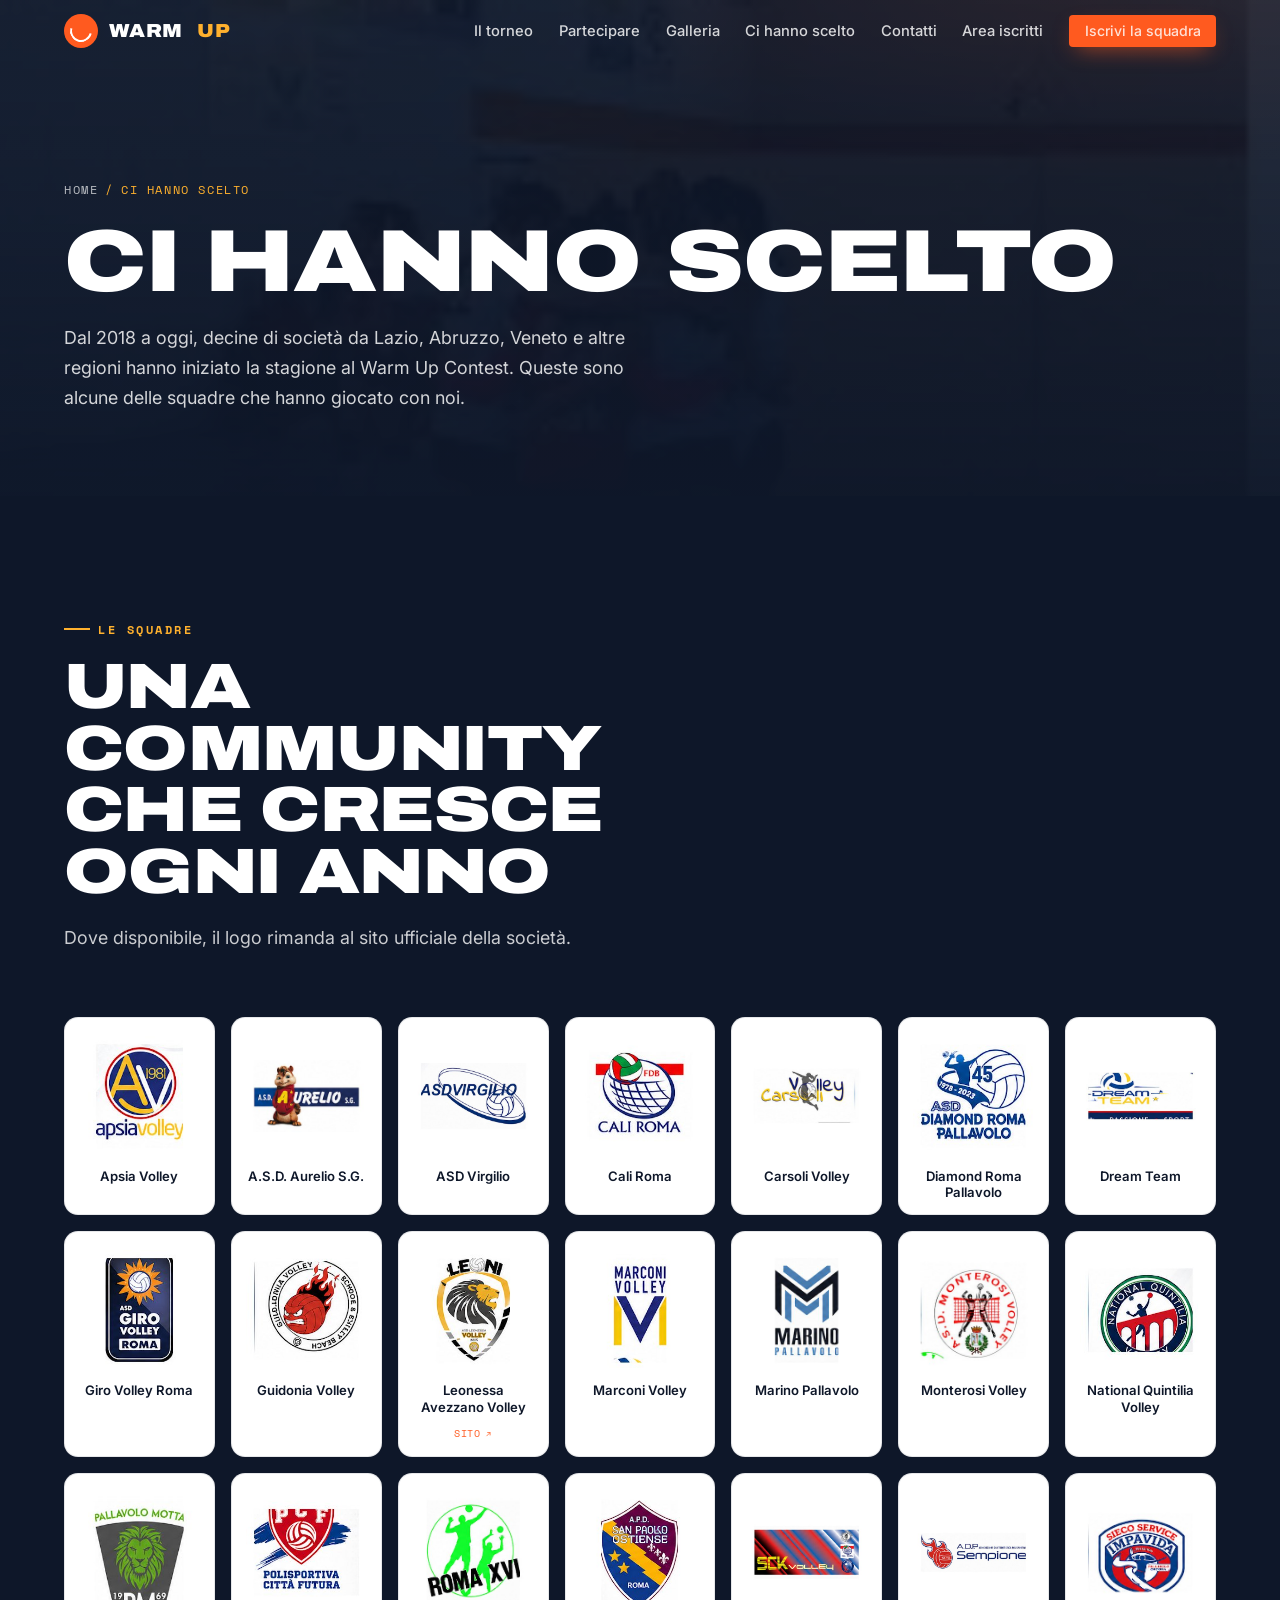
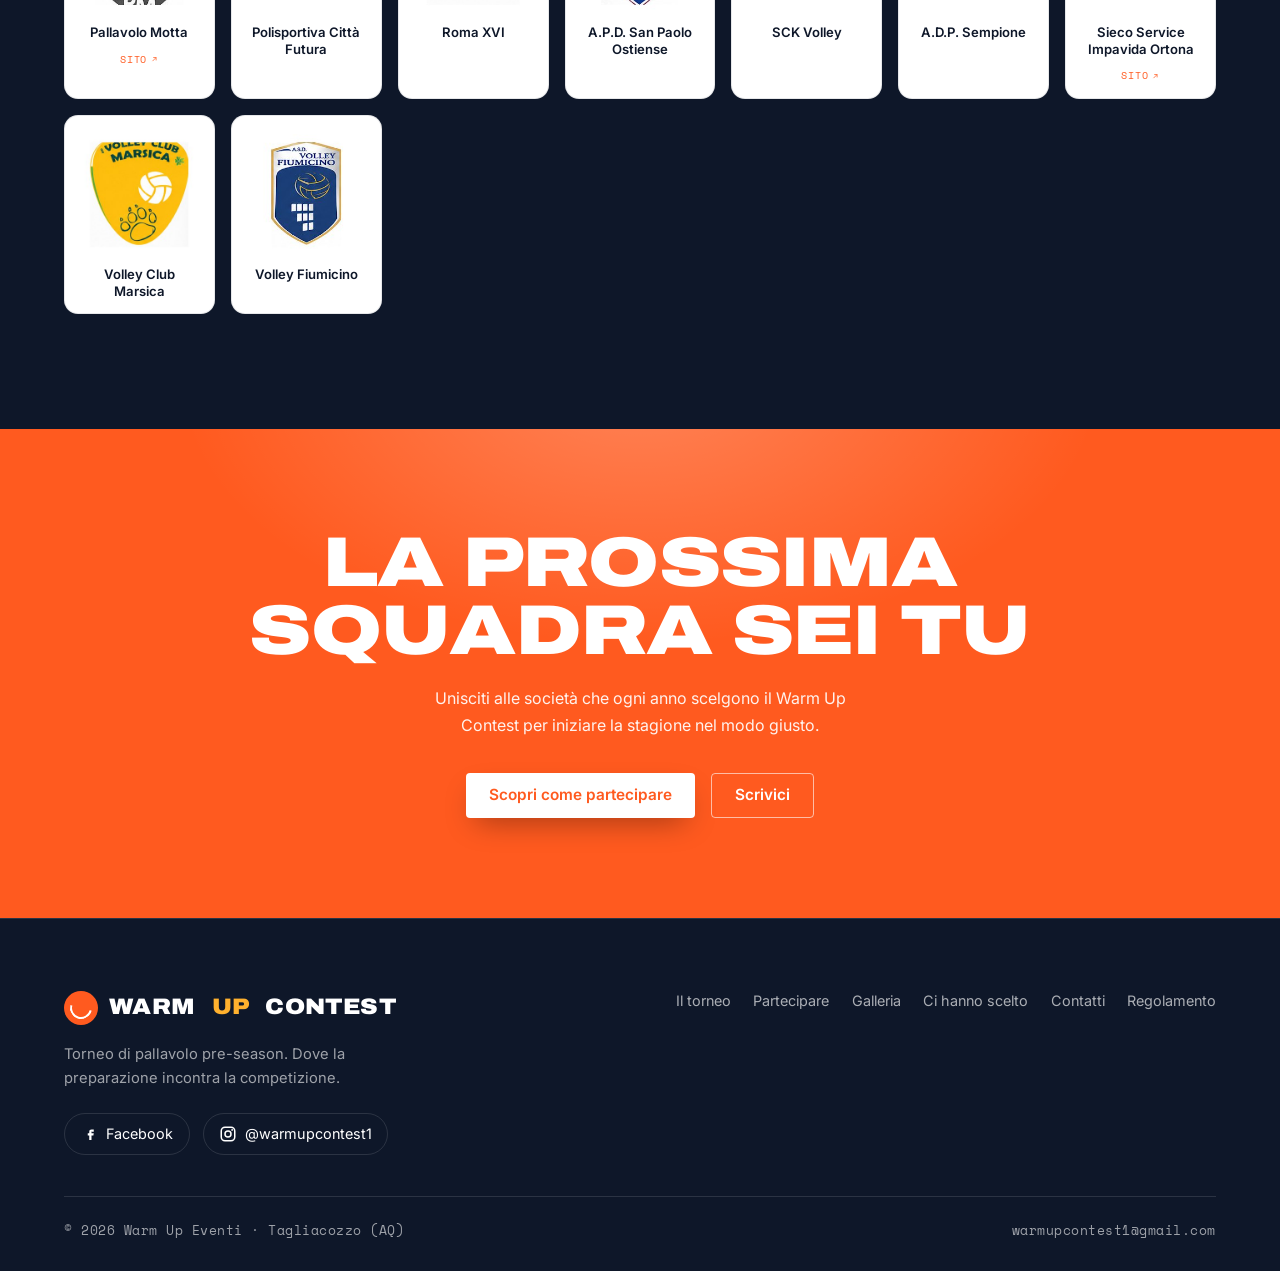
<file: ci-hanno-scelto.html>
<!DOCTYPE html>
<html lang="it">
<head>
<meta charset="UTF-8">
<meta name="viewport" content="width=device-width, initial-scale=1">
<title>Ci hanno scelto | Le società del Warm Up Contest (2018-2025)</title>
<meta name="description" content="Le società di pallavolo che hanno scelto il Warm Up Contest dal 2018 al 2025: club da Lazio, Abruzzo, Veneto e altre regioni che hanno iniziato la stagione al torneo pre-season di Tagliacozzo.">
<meta name="keywords" content="squadre Warm Up Contest, società pallavolo torneo, club volley Tagliacozzo, ci hanno scelto pallavolo">
<meta name="robots" content="index, follow, max-image-preview:large">
<meta name="theme-color" content="#0E1729">
<link rel="canonical" href="https://www.warmupeventi.it/ci-hanno-scelto.html">
<meta property="og:type" content="website">
<meta property="og:locale" content="it_IT">
<meta property="og:site_name" content="Warm Up Contest">
<meta property="og:title" content="Ci hanno scelto — le società del Warm Up Contest">
<meta property="og:description" content="Dal 2018 decine di club di pallavolo hanno iniziato la stagione con noi. Scopri le squadre del Warm Up Contest.">
<meta property="og:url" content="https://www.warmupeventi.it/ci-hanno-scelto.html">
<meta property="og:image" content="https://www.warmupeventi.it/images/squadra_abbraccio.JPG">
<meta name="twitter:card" content="summary_large_image">
<link rel="preconnect" href="https://fonts.googleapis.com">
<link rel="preconnect" href="https://fonts.gstatic.com" crossorigin>
<link href="https://fonts.googleapis.com/css2?family=Archivo:wght@500;600;700;800;900&family=Inter:wght@400;500;600&family=Space+Mono:wght@400;700&display=swap" rel="stylesheet">
<link rel="icon" type="image/svg+xml" href="assets/favicon.svg">
<link rel="stylesheet" href="css/style.css">
<script type="application/ld+json">
{
  "@context":"https://schema.org",
  "@type":"BreadcrumbList",
  "itemListElement":[
    {"@type":"ListItem","position":1,"name":"Home","item":"https://www.warmupeventi.it/"},
    {"@type":"ListItem","position":2,"name":"Ci hanno scelto","item":"https://www.warmupeventi.it/ci-hanno-scelto.html"}
  ]
}
</script>
</head>
<body class="dark">
<a class="skip" href="#main">Salta al contenuto</a>

<header class="site-header scrolled" id="header">
  <a class="brand" href="index.html" aria-label="Warm Up Contest — home"><span class="mark" aria-hidden="true"></span>WARM&nbsp;<b>UP</b></a>
  <button class="nav-toggle" id="navToggle" aria-label="Apri il menu" aria-controls="nav" aria-expanded="false"><span></span><span></span><span></span></button>
  <nav class="nav" id="nav" aria-label="Navigazione principale">
    <a href="index.html#torneo">Il torneo</a>
    <a href="partecipare.html">Partecipare</a>
    <a href="index.html#galleria">Galleria</a>
    <a href="ci-hanno-scelto.html" aria-current="page">Ci hanno scelto</a>
    <a href="index.html#contatti">Contatti</a>
    <a href="scheda-adesione.html">Area iscritti</a>
    <a class="btn btn--flame" href="partecipare.html">Iscrivi la squadra</a>
  </nav>
</header>

<main id="main">

<section class="subhero" aria-labelledby="c-title">
  <div class="subhero__media"><img src="images/squadra_abbraccio.JPG" alt="Squadra di pallavolo abbracciata al Warm Up Contest"></div>
  <div class="wrap">
    <div class="crumb"><a href="index.html">Home</a> <span aria-hidden="true">/</span> Ci hanno scelto</div>
    <h1 id="c-title">Ci hanno scelto</h1>
    <p class="lead">Dal 2018 a oggi, decine di società da Lazio, Abruzzo, Veneto e altre regioni hanno iniziato la stagione al Warm Up Contest. Queste sono alcune delle squadre che hanno giocato con noi.</p>
  </div>
</section>

<!-- MURO LOGHI -->
<section class="section section--dark" aria-labelledby="wall-h">
  <div class="wrap">
    <div class="section__head reveal">
      <span class="eyebrow">Le squadre</span>
      <h2 id="wall-h">Una community che cresce ogni anno</h2>
      <p class="lead">Dove disponibile, il logo rimanda al sito ufficiale della società.</p>
    </div>

    <div class="logowall">
      <span class="logo-tile nolink reveal"><img loading="lazy" src="images/loghi/apsia-volley.jpg" alt="Logo Apsia Volley"><span class="nm">Apsia Volley</span></span>
      <span class="logo-tile nolink reveal"><img loading="lazy" src="images/loghi/aurelio-sg.jpg" alt="Logo A.S.D. Aurelio S.G."><span class="nm">A.S.D. Aurelio S.G.</span></span>
      <span class="logo-tile nolink reveal"><img loading="lazy" src="images/loghi/asd-virgilio.jpg" alt="Logo ASD Virgilio"><span class="nm">ASD Virgilio</span></span>
      <span class="logo-tile nolink reveal"><img loading="lazy" src="images/loghi/cali-roma.jpg" alt="Logo Cali Roma"><span class="nm">Cali Roma</span></span>
      <span class="logo-tile nolink reveal"><img loading="lazy" src="images/loghi/carsoli-volley.jpg" alt="Logo Carsoli Volley"><span class="nm">Carsoli Volley</span></span>
      <span class="logo-tile nolink reveal"><img loading="lazy" src="images/loghi/diamond-roma.jpg" alt="Logo ASD Diamond Roma Pallavolo"><span class="nm">Diamond Roma Pallavolo</span></span>
      <span class="logo-tile nolink reveal"><img loading="lazy" src="images/loghi/dream-team.jpg" alt="Logo Dream Team"><span class="nm">Dream Team</span></span>
      <span class="logo-tile nolink reveal"><img loading="lazy" src="images/loghi/giro-volley-roma.jpg" alt="Logo Giro Volley Roma"><span class="nm">Giro Volley Roma</span></span>
      <span class="logo-tile nolink reveal"><img loading="lazy" src="images/loghi/guidonia-volley.jpg" alt="Logo Guidonia Volley"><span class="nm">Guidonia Volley</span></span>
      <a class="logo-tile reveal" href="https://www.asdleonessa.it/" target="_blank" rel="noopener"><img loading="lazy" src="images/loghi/leonessa-volley.jpg" alt="Logo Leonessa Avezzano Volley"><span class="nm">Leonessa Avezzano Volley</span><span class="ext">Sito <svg viewBox="0 0 24 24" fill="none" stroke="currentColor" stroke-width="2"><path d="M7 17 17 7M9 7h8v8"/></svg></span></a>
      <span class="logo-tile nolink reveal"><img loading="lazy" src="images/loghi/marconi-volley.jpg" alt="Logo Marconi Volley"><span class="nm">Marconi Volley</span></span>
      <span class="logo-tile nolink reveal"><img loading="lazy" src="images/loghi/marino-pallavolo.jpg" alt="Logo Marino Pallavolo"><span class="nm">Marino Pallavolo</span></span>
      <span class="logo-tile nolink reveal"><img loading="lazy" src="images/loghi/monterosi-volley.jpg" alt="Logo A.S.D. Monterosi Volley"><span class="nm">Monterosi Volley</span></span>
      <span class="logo-tile nolink reveal"><img loading="lazy" src="images/loghi/national-quintilia.jpg" alt="Logo National Quintilia Volley"><span class="nm">National Quintilia Volley</span></span>
      <a class="logo-tile reveal" href="https://www.pallavolomotta.com/" target="_blank" rel="noopener"><img loading="lazy" src="images/loghi/pallavolo-motta.jpg" alt="Logo Pallavolo Motta"><span class="nm">Pallavolo Motta</span><span class="ext">Sito <svg viewBox="0 0 24 24" fill="none" stroke="currentColor" stroke-width="2"><path d="M7 17 17 7M9 7h8v8"/></svg></span></a>
      <span class="logo-tile nolink reveal"><img loading="lazy" src="images/loghi/citta-futura.jpg" alt="Logo Polisportiva Città Futura"><span class="nm">Polisportiva Città Futura</span></span>
      <span class="logo-tile nolink reveal"><img loading="lazy" src="images/loghi/roma-xvi.jpg" alt="Logo Roma XVI"><span class="nm">Roma XVI</span></span>
      <span class="logo-tile nolink reveal"><img loading="lazy" src="images/loghi/san-paolo-ostiense-apd.jpg" alt="Logo A.P.D. San Paolo Ostiense"><span class="nm">A.P.D. San Paolo Ostiense</span></span>
      <span class="logo-tile nolink reveal"><img loading="lazy" src="images/loghi/sck-volley.jpg" alt="Logo SCK Volley"><span class="nm">SCK Volley</span></span>
      <span class="logo-tile nolink reveal"><img loading="lazy" src="images/loghi/adp-sempione.jpg" alt="Logo A.D.P. Sempione"><span class="nm">A.D.P. Sempione</span></span>
      <a class="logo-tile reveal" href="https://www.impavidapallavolo.it/" target="_blank" rel="noopener"><img loading="lazy" src="images/loghi/sieco-impavida-ortona.jpg" alt="Logo Sieco Service Impavida Ortona"><span class="nm">Sieco Service Impavida Ortona</span><span class="ext">Sito <svg viewBox="0 0 24 24" fill="none" stroke="currentColor" stroke-width="2"><path d="M7 17 17 7M9 7h8v8"/></svg></span></a>
      <span class="logo-tile nolink reveal"><img loading="lazy" src="images/loghi/volley-club-marsica.jpg" alt="Logo Volley Club Marsica"><span class="nm">Volley Club Marsica</span></span>
      <span class="logo-tile nolink reveal"><img loading="lazy" src="images/loghi/volley-fiumicino.jpg" alt="Logo A.S.D. Volley Fiumicino"><span class="nm">Volley Fiumicino</span></span>
    </div>
  </div>
</section>

<section class="cta-band" aria-labelledby="ccta-h">
  <h2 id="ccta-h">La prossima squadra sei tu</h2>
  <p>Unisciti alle società che ogni anno scelgono il Warm Up Contest per iniziare la stagione nel modo giusto.</p>
  <div class="btn-row">
    <a class="btn btn--flame" href="partecipare.html">Scopri come partecipare</a>
    <a class="btn btn--ghost" href="mailto:warmupcontest1@gmail.com?subject=Iscrizione%20Warm%20Up%20Contest">Scrivici</a>
  </div>
</section>

</main>

<footer class="footer">
  <div class="wrap">
    <div class="footer__top">
      <div>
        <div class="brand"><span class="mark" aria-hidden="true"></span>WARM&nbsp;<b>UP</b>&nbsp;CONTEST</div>
        <p style="max-width:34ch;font-size:.92rem">Torneo di pallavolo pre-season. Dove la preparazione incontra la competizione.</p>
        <div class="social" aria-label="Social">
          <a href="https://www.facebook.com/people/Warm-Up-Volleyball-Contest" target="_blank" rel="noopener"><svg viewBox="0 0 24 24" fill="currentColor"><path d="M14 9h3V6h-3c-2 0-3 1-3 3v2H9v3h2v6h3v-6h2.5l.5-3H14V9c0-.6.4-1 1-1z"/></svg>Facebook</a>
          <a href="https://www.instagram.com/warmupcontest1" target="_blank" rel="noopener"><svg viewBox="0 0 24 24" fill="none" stroke="currentColor" stroke-width="2"><rect x="3" y="3" width="18" height="18" rx="5"/><circle cx="12" cy="12" r="4"/><circle cx="17.5" cy="6.5" r="1.2" fill="currentColor" stroke="none"/></svg>@warmupcontest1</a>
        </div>
      </div>
      <nav class="footer__nav" aria-label="Navigazione footer">
        <a href="index.html#torneo">Il torneo</a>
        <a href="partecipare.html">Partecipare</a>
        <a href="index.html#galleria">Galleria</a>
        <a href="ci-hanno-scelto.html">Ci hanno scelto</a>
        <a href="index.html#contatti">Contatti</a>
        <a href="https://drive.google.com/file/d/15fVy-tC7qu26rrWypmC6lmYjVANBwWQ9/view?usp=sharing" target="_blank" rel="noopener">Regolamento</a>
      </nav>
    </div>
    <div class="footer__bottom">
      <span>© <span id="year">2026</span> Warm Up Eventi · Tagliacozzo (AQ)</span>
      <span>warmupcontest1@gmail.com</span>
    </div>
  </div>
</footer>

<script src="js/main.js" defer></script>
</body>
</html>
</file>
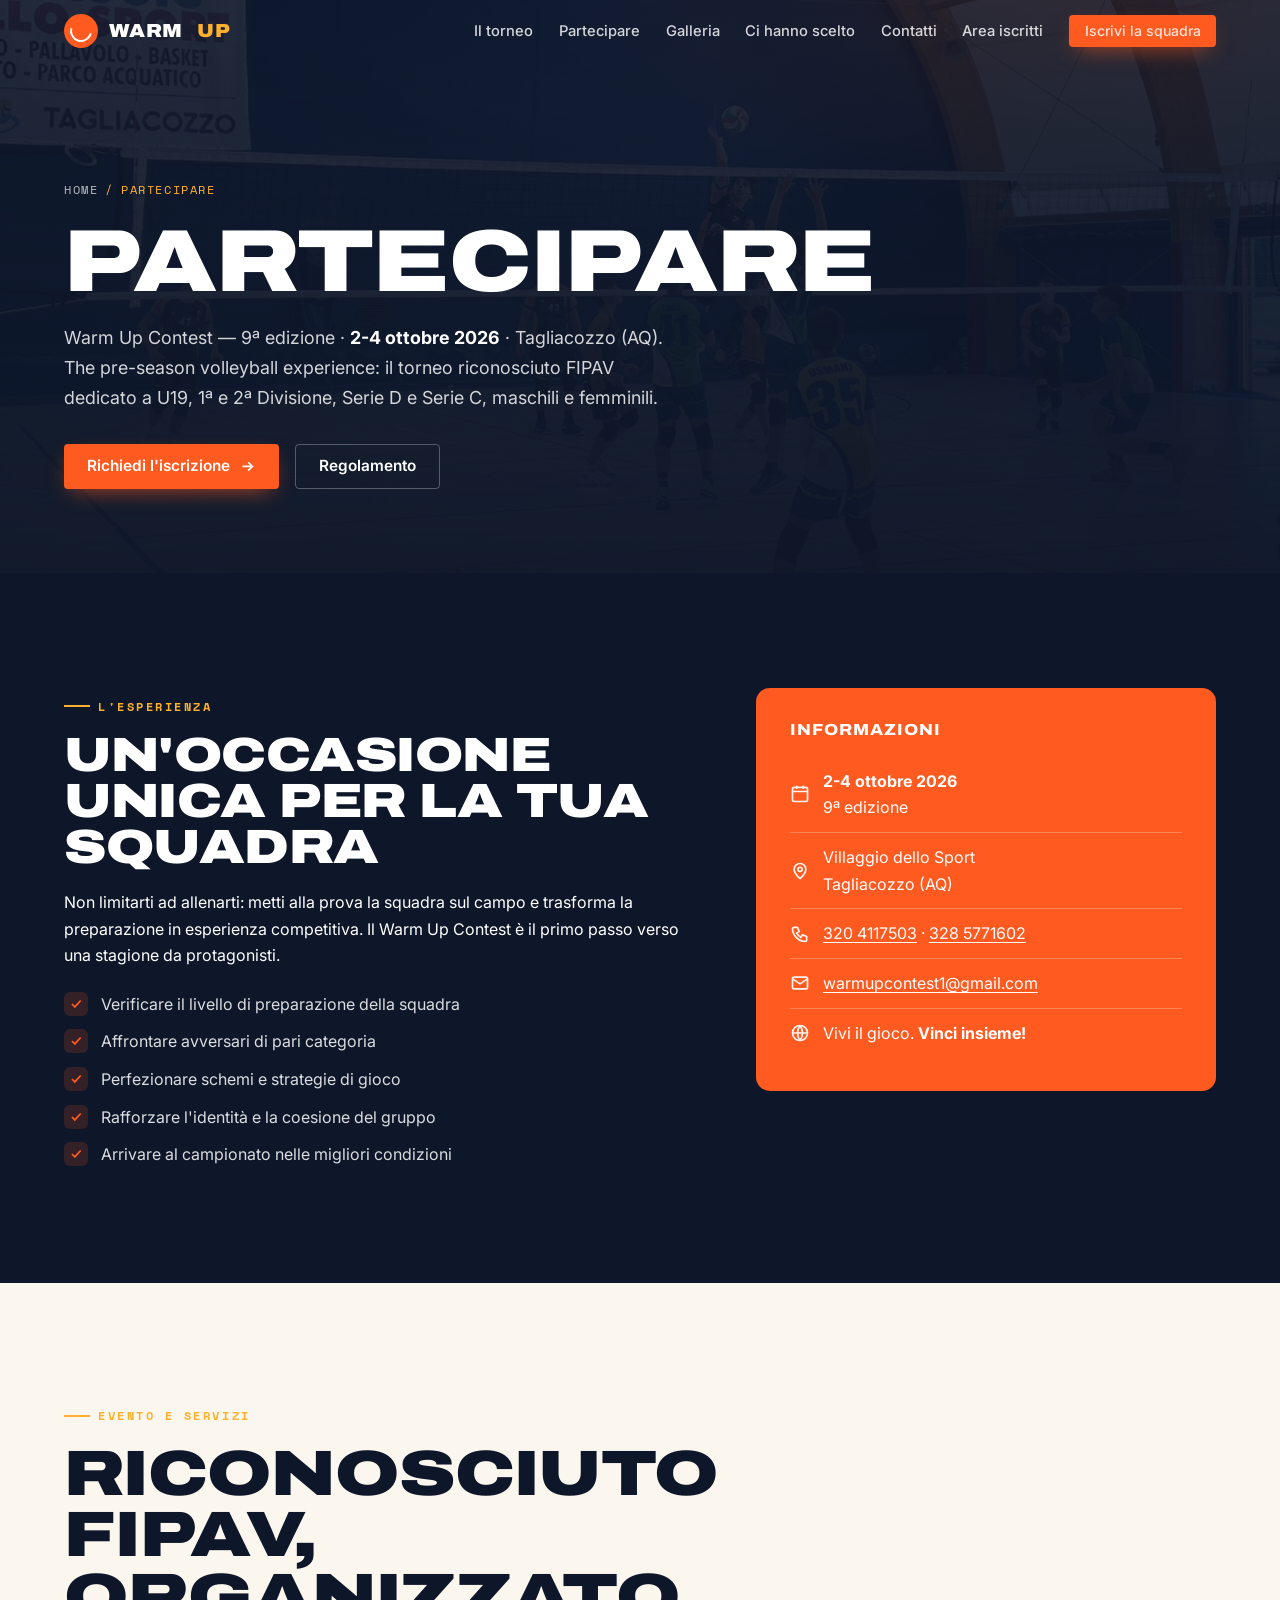
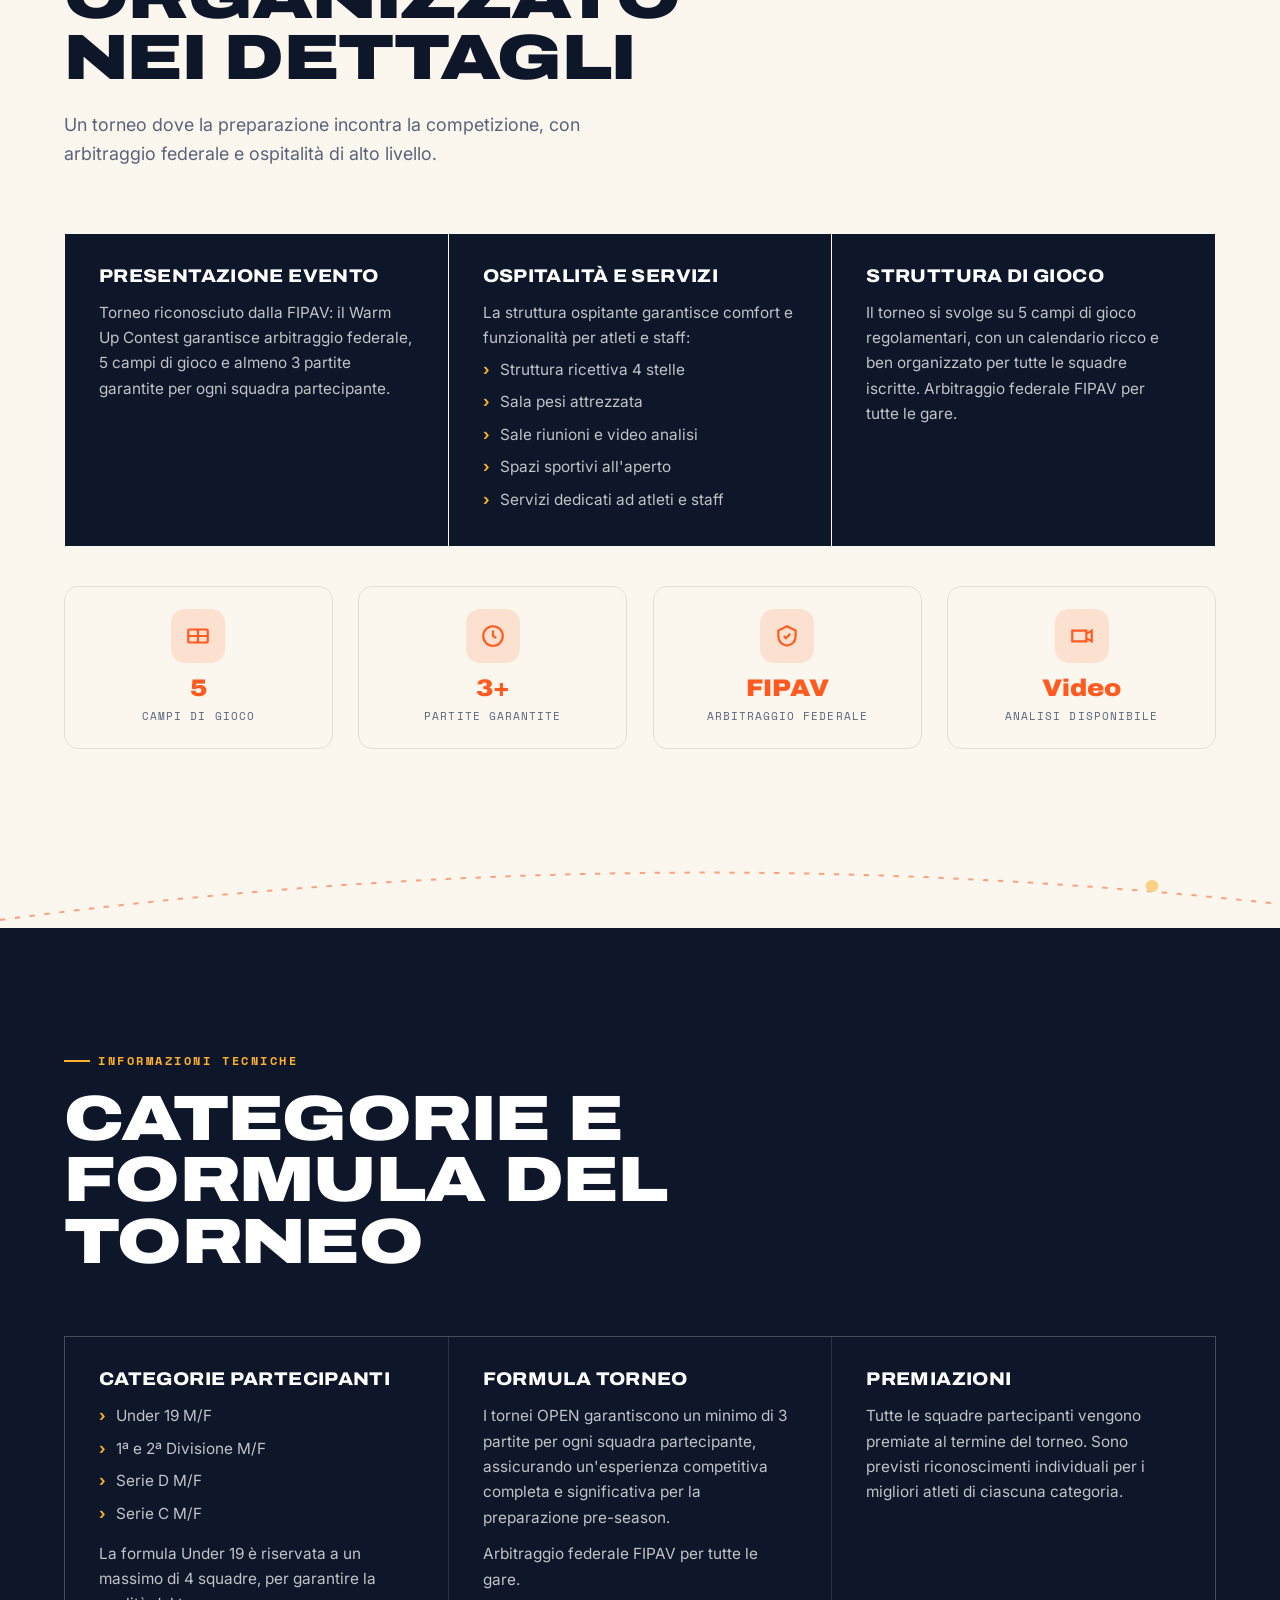
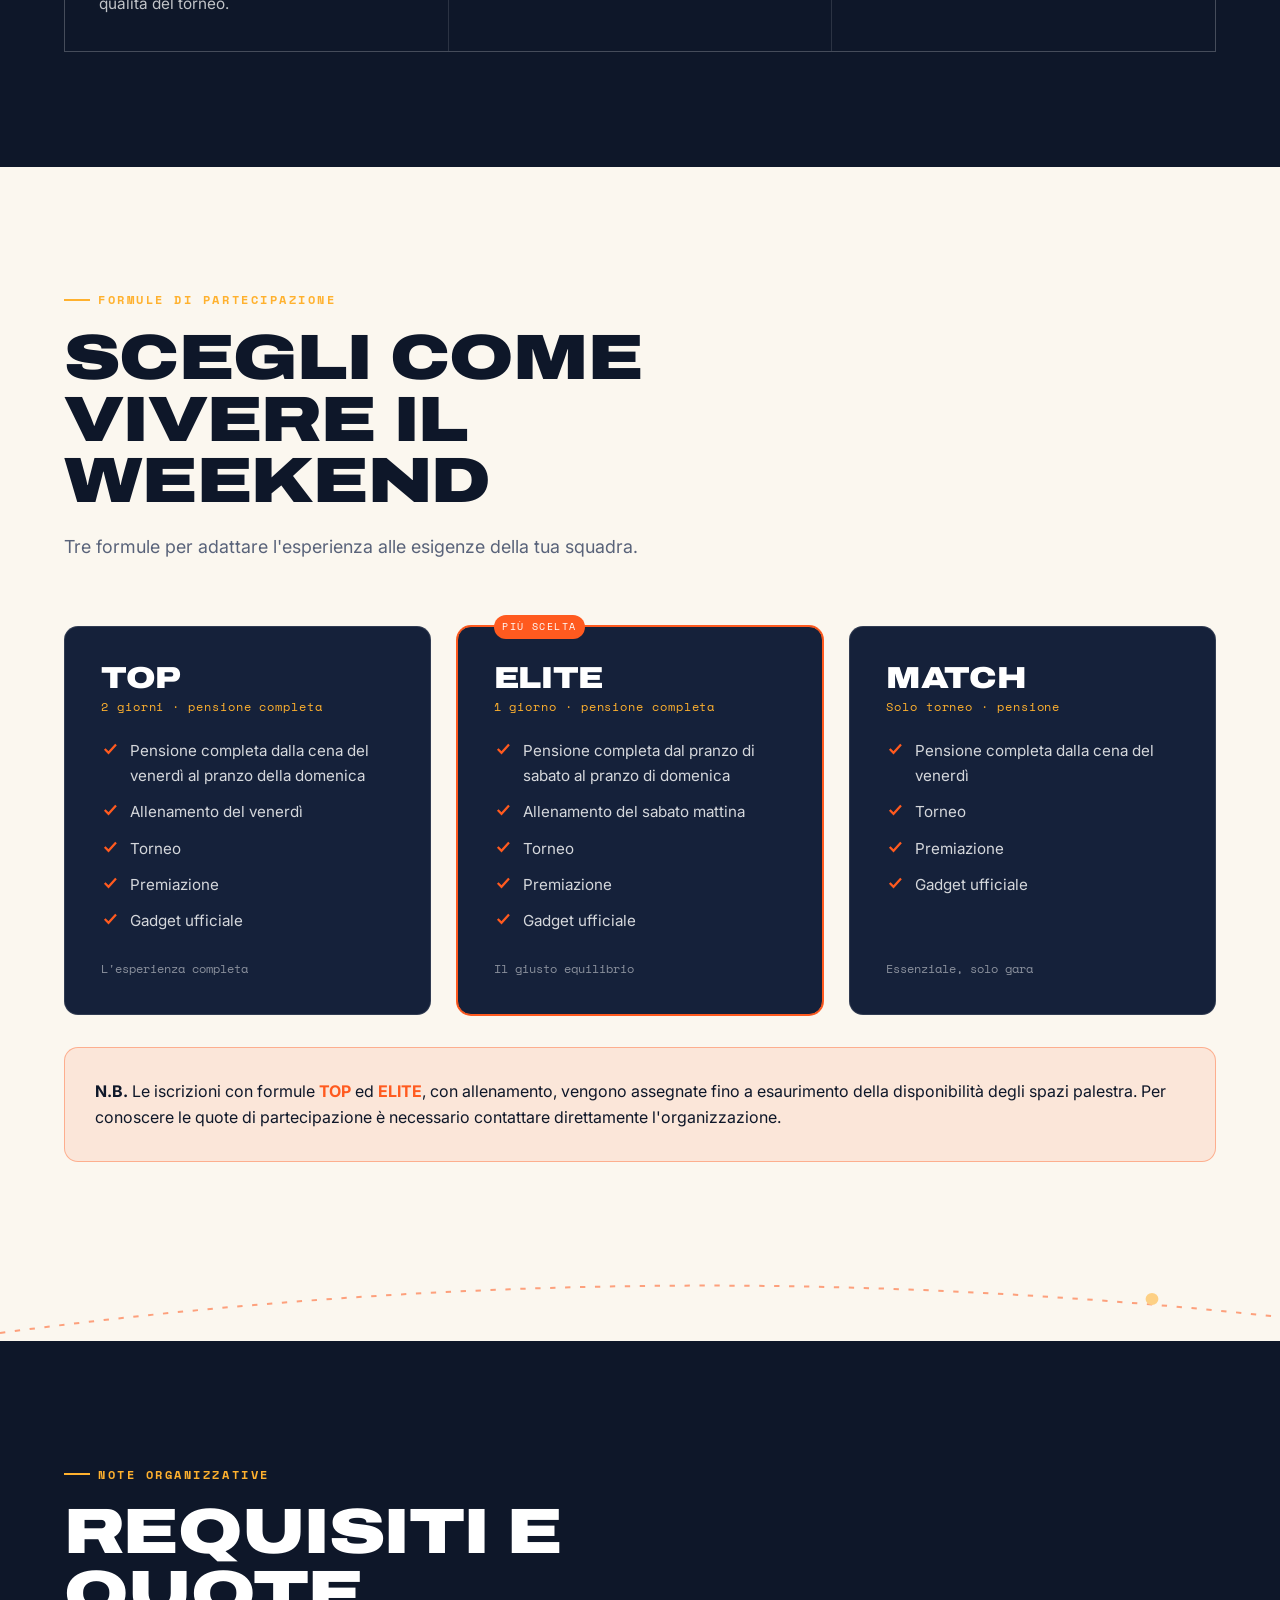
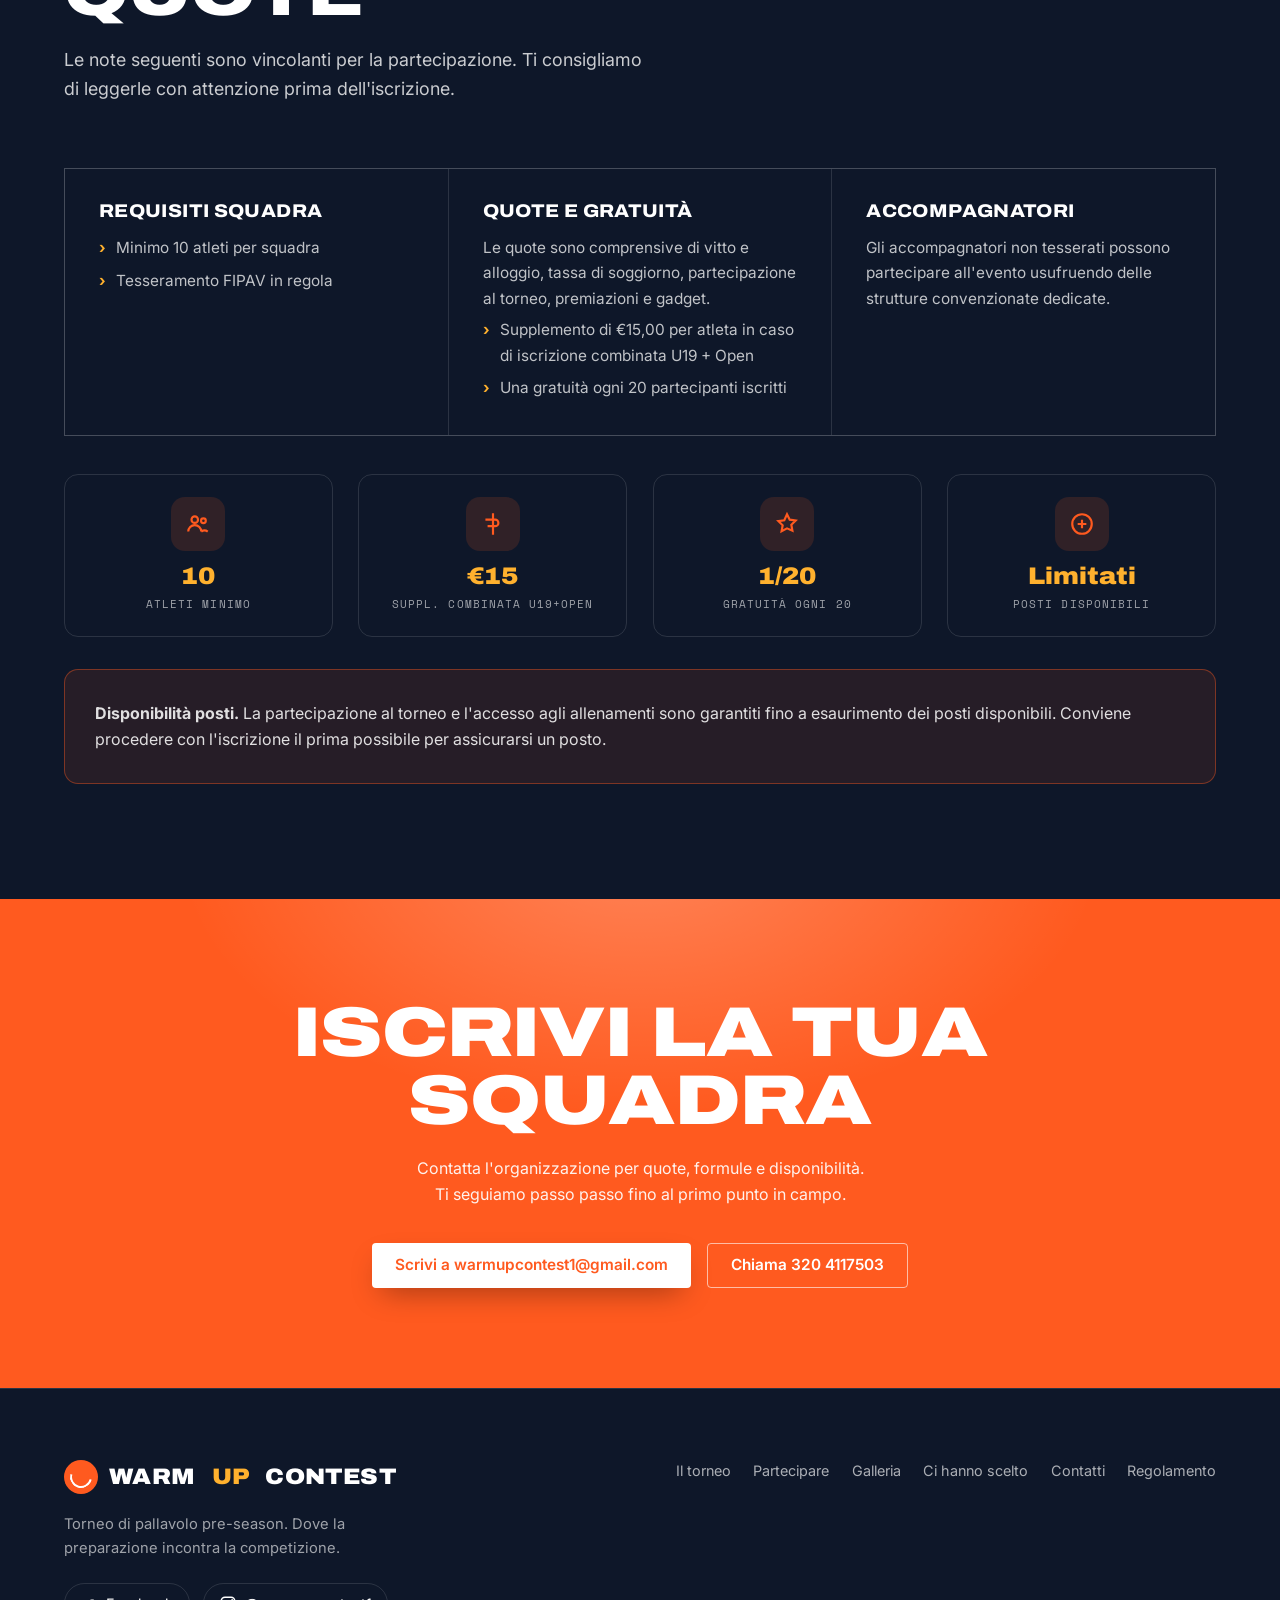
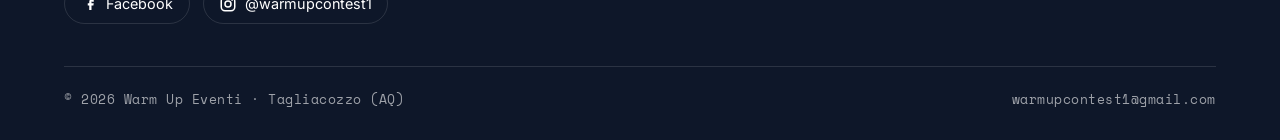
<file: partecipare.html>
<!DOCTYPE html>
<html lang="it">
<head>
<meta charset="UTF-8">
<meta name="viewport" content="width=device-width, initial-scale=1">
<title>Partecipare al Warm Up Contest | Formule, categorie e quote — 9ª edizione</title>
<meta name="description" content="Come partecipare al Warm Up Contest, 9ª edizione (2-4 ottobre 2026, Tagliacozzo): categorie U19, 1ª-2ª Divisione, Serie D e C M/F, torneo riconosciuto FIPAV, formule TOP, ELITE e MATCH, requisiti squadra, quote e ospitalità 4 stelle.">
<meta name="keywords" content="iscrizione torneo pallavolo, Warm Up Contest partecipare, formule torneo volley, torneo FIPAV Tagliacozzo, quote torneo pallavolo, categorie torneo volley">
<meta name="robots" content="index, follow, max-image-preview:large">
<meta name="theme-color" content="#0E1729">
<link rel="canonical" href="https://www.warmupeventi.it/partecipare.html">
<meta property="og:type" content="website">
<meta property="og:locale" content="it_IT">
<meta property="og:site_name" content="Warm Up Contest">
<meta property="og:title" content="Partecipare al Warm Up Contest — 9ª edizione">
<meta property="og:description" content="Categorie, formule TOP/ELITE/MATCH, requisiti e quote del torneo di pallavolo pre-season riconosciuto FIPAV. 2-4 ottobre 2026, Tagliacozzo (AQ).">
<meta property="og:url" content="https://www.warmupeventi.it/partecipare.html">
<meta property="og:image" content="https://www.warmupeventi.it/images/IMG_3670.jpg">
<meta name="twitter:card" content="summary_large_image">
<link rel="preconnect" href="https://fonts.googleapis.com">
<link rel="preconnect" href="https://fonts.gstatic.com" crossorigin>
<link href="https://fonts.googleapis.com/css2?family=Archivo:wght@500;600;700;800;900&family=Inter:wght@400;500;600&family=Space+Mono:wght@400;700&display=swap" rel="stylesheet">
<link rel="icon" type="image/svg+xml" href="assets/favicon.svg">
<link rel="stylesheet" href="css/style.css">
<script type="application/ld+json">
{
  "@context":"https://schema.org",
  "@type":"BreadcrumbList",
  "itemListElement":[
    {"@type":"ListItem","position":1,"name":"Home","item":"https://www.warmupeventi.it/"},
    {"@type":"ListItem","position":2,"name":"Partecipare","item":"https://www.warmupeventi.it/partecipare.html"}
  ]
}
</script>
</head>
<body class="dark">
<a class="skip" href="#main">Salta al contenuto</a>

<header class="site-header scrolled" id="header">
  <a class="brand" href="index.html" aria-label="Warm Up Contest — home"><span class="mark" aria-hidden="true"></span>WARM&nbsp;<b>UP</b></a>
  <button class="nav-toggle" id="navToggle" aria-label="Apri il menu" aria-controls="nav" aria-expanded="false"><span></span><span></span><span></span></button>
  <nav class="nav" id="nav" aria-label="Navigazione principale">
    <a href="index.html#torneo">Il torneo</a>
    <a href="partecipare.html" aria-current="page">Partecipare</a>
    <a href="index.html#galleria">Galleria</a>
    <a href="ci-hanno-scelto.html">Ci hanno scelto</a>
    <a href="index.html#contatti">Contatti</a>
    <a href="scheda-adesione.html">Area iscritti</a>
    <a class="btn btn--flame" href="mailto:warmupcontest1@gmail.com?subject=Iscrizione%20Warm%20Up%20Contest">Iscrivi la squadra</a>
  </nav>
</header>

<main id="main">

<!-- SUB-HERO -->
<section class="subhero" aria-labelledby="p-title">
  <div class="subhero__media"><img src="images/IMG_3670.jpg" alt="Partita di pallavolo al Warm Up Contest"></div>
  <div class="wrap">
    <div class="crumb"><a href="index.html">Home</a> <span aria-hidden="true">/</span> Partecipare</div>
    <h1 id="p-title">Partecipare</h1>
    <p class="lead">Warm Up Contest — 9ª edizione · <strong style="color:#fff">2-4 ottobre 2026</strong> · Tagliacozzo (AQ). The pre-season volleyball experience: il torneo riconosciuto FIPAV dedicato a U19, 1ª e 2ª Divisione, Serie D e Serie C, maschili e femminili.</p>
    <div class="hero__cta" style="margin-top:2rem">
      <a class="btn btn--flame" href="mailto:warmupcontest1@gmail.com?subject=Iscrizione%20Warm%20Up%20Contest">Richiedi l'iscrizione
        <svg viewBox="0 0 24 24" fill="none" stroke="currentColor" stroke-width="2.4" aria-hidden="true"><path d="M5 12h14M13 6l6 6-6 6"/></svg></a>
      <a class="btn btn--ghost" href="https://drive.google.com/file/d/15fVy-tC7qu26rrWypmC6lmYjVANBwWQ9/view?usp=sharing" target="_blank" rel="noopener">Regolamento</a>
    </div>
  </div>
</section>

<!-- INTRO + INFO -->
<section class="section section--dark" aria-labelledby="intro-h">
  <div class="wrap">
    <div class="info-strip">
      <div class="reveal">
        <span class="eyebrow">L'esperienza</span>
        <h2 id="intro-h" style="font-size:clamp(1.9rem,4.6vw,3rem);text-transform:uppercase;margin-top:1rem">Un'occasione unica per la tua squadra</h2>
        <p class="lead" style="margin-top:1.2rem">Non limitarti ad allenarti: metti alla prova la squadra sul campo e trasforma la preparazione in esperienza competitiva. Il Warm Up Contest è il primo passo verso una stagione da protagonisti.</p>
        <ul class="checklist">
          <li><span class="tick" aria-hidden="true"><svg viewBox="0 0 24 24" fill="none" stroke="currentColor" stroke-width="3"><path d="M5 12l5 5L20 6"/></svg></span>Verificare il livello di preparazione della squadra</li>
          <li><span class="tick" aria-hidden="true"><svg viewBox="0 0 24 24" fill="none" stroke="currentColor" stroke-width="3"><path d="M5 12l5 5L20 6"/></svg></span>Affrontare avversari di pari categoria</li>
          <li><span class="tick" aria-hidden="true"><svg viewBox="0 0 24 24" fill="none" stroke="currentColor" stroke-width="3"><path d="M5 12l5 5L20 6"/></svg></span>Perfezionare schemi e strategie di gioco</li>
          <li><span class="tick" aria-hidden="true"><svg viewBox="0 0 24 24" fill="none" stroke="currentColor" stroke-width="3"><path d="M5 12l5 5L20 6"/></svg></span>Rafforzare l'identità e la coesione del gruppo</li>
          <li><span class="tick" aria-hidden="true"><svg viewBox="0 0 24 24" fill="none" stroke="currentColor" stroke-width="3"><path d="M5 12l5 5L20 6"/></svg></span>Arrivare al campionato nelle migliori condizioni</li>
        </ul>
      </div>
      <aside class="infobox reveal" aria-label="Informazioni principali">
        <h3>Informazioni</h3>
        <div class="row"><svg viewBox="0 0 24 24" fill="none" stroke="currentColor" stroke-width="2"><rect x="3" y="4" width="18" height="17" rx="2"/><path d="M3 9h18M8 2v4M16 2v4"/></svg><span><strong>2-4 ottobre 2026</strong><br>9ª edizione</span></div>
        <div class="row"><svg viewBox="0 0 24 24" fill="none" stroke="currentColor" stroke-width="2"><path d="M12 21s-7-5.6-7-11a7 7 0 0 1 14 0c0 5.4-7 11-7 11Z"/><circle cx="12" cy="10" r="2.5"/></svg><span>Villaggio dello Sport<br>Tagliacozzo (AQ)</span></div>
        <div class="row"><svg viewBox="0 0 24 24" fill="none" stroke="currentColor" stroke-width="2"><path d="M5 4h4l2 5-3 2a12 12 0 0 0 5 5l2-3 5 2v4a2 2 0 0 1-2 2A16 16 0 0 1 3 6a2 2 0 0 1 2-2"/></svg><span><a href="tel:+393204117503">320 4117503</a> · <a href="tel:+393285771602">328 5771602</a></span></div>
        <div class="row"><svg viewBox="0 0 24 24" fill="none" stroke="currentColor" stroke-width="2"><rect x="3" y="5" width="18" height="14" rx="2"/><path d="m3 7 9 6 9-6"/></svg><span><a href="mailto:warmupcontest1@gmail.com">warmupcontest1@gmail.com</a></span></div>
        <div class="row"><svg viewBox="0 0 24 24" fill="none" stroke="currentColor" stroke-width="2"><circle cx="12" cy="12" r="9"/><path d="M3 12h18M12 3a15 15 0 0 1 0 18M12 3a15 15 0 0 0 0 18"/></svg><span>Vivi il gioco. <strong>Vinci insieme!</strong></span></div>
      </aside>
    </div>
  </div>
</section>

<!-- PRESENTAZIONE / OSPITALITÀ / STRUTTURA -->
<section class="section" aria-labelledby="serv-h">
  <div class="wrap">
    <div class="section__head reveal">
      <span class="eyebrow">Evento e servizi</span>
      <h2 id="serv-h">Riconosciuto FIPAV, organizzato nei dettagli</h2>
      <p class="lead">Un torneo dove la preparazione incontra la competizione, con arbitraggio federale e ospitalità di alto livello.</p>
    </div>
    <div class="cardgrid reveal">
      <article class="card">
        <h3>Presentazione evento</h3>
        <p>Torneo riconosciuto dalla FIPAV: il Warm Up Contest garantisce arbitraggio federale, 5 campi di gioco e almeno 3 partite garantite per ogni squadra partecipante.</p>
      </article>
      <article class="card">
        <h3>Ospitalità e servizi</h3>
        <p>La struttura ospitante garantisce comfort e funzionalità per atleti e staff:</p>
        <ul>
          <li>Struttura ricettiva 4 stelle</li>
          <li>Sala pesi attrezzata</li>
          <li>Sale riunioni e video analisi</li>
          <li>Spazi sportivi all'aperto</li>
          <li>Servizi dedicati ad atleti e staff</li>
        </ul>
      </article>
      <article class="card">
        <h3>Struttura di gioco</h3>
        <p>Il torneo si svolge su 5 campi di gioco regolamentari, con un calendario ricco e ben organizzato per tutte le squadre iscritte. Arbitraggio federale FIPAV per tutte le gare.</p>
      </article>
    </div>

    <div class="facts reveal">
      <div class="fact"><div class="fico"><svg viewBox="0 0 24 24" fill="none" stroke="currentColor" stroke-width="2"><rect x="3" y="6" width="18" height="12" rx="1"/><path d="M12 6v12M3 12h18"/></svg></div><div class="ft">5</div><div class="fl">Campi di gioco</div></div>
      <div class="fact"><div class="fico"><svg viewBox="0 0 24 24" fill="none" stroke="currentColor" stroke-width="2"><circle cx="12" cy="12" r="9"/><path d="M12 7v5l3 2"/></svg></div><div class="ft">3+</div><div class="fl">Partite garantite</div></div>
      <div class="fact"><div class="fico"><svg viewBox="0 0 24 24" fill="none" stroke="currentColor" stroke-width="2"><path d="M12 3l8 4v5c0 5-3.5 8-8 9-4.5-1-8-4-8-9V7z"/><path d="M9 12l2 2 4-4"/></svg></div><div class="ft">FIPAV</div><div class="fl">Arbitraggio federale</div></div>
      <div class="fact"><div class="fico"><svg viewBox="0 0 24 24" fill="none" stroke="currentColor" stroke-width="2"><path d="M3 7h13v10H3zM16 10l5-3v10l-5-3z"/></svg></div><div class="ft">Video</div><div class="fl">Analisi disponibile</div></div>
    </div>
  </div>
</section>

<svg class="arc-divider" viewBox="0 0 1200 64" preserveAspectRatio="none" aria-hidden="true"><path d="M0 56 Q600 -30 1200 40"></path><circle cx="1080" cy="22" r="6"></circle></svg>

<!-- CATEGORIE / FORMULA -->
<section class="section section--dark" aria-labelledby="tech-h">
  <div class="wrap">
    <div class="section__head reveal">
      <span class="eyebrow">Informazioni tecniche</span>
      <h2 id="tech-h">Categorie e formula del torneo</h2>
    </div>
    <div class="cardgrid reveal">
      <article class="card">
        <h3>Categorie partecipanti</h3>
        <ul>
          <li>Under 19 M/F</li>
          <li>1ª e 2ª Divisione M/F</li>
          <li>Serie D M/F</li>
          <li>Serie C M/F</li>
        </ul>
        <p style="margin-top:.9rem">La formula Under 19 è riservata a un massimo di 4 squadre, per garantire la qualità del torneo.</p>
      </article>
      <article class="card">
        <h3>Formula torneo</h3>
        <p>I tornei OPEN garantiscono un minimo di 3 partite per ogni squadra partecipante, assicurando un'esperienza competitiva completa e significativa per la preparazione pre-season.</p>
        <p style="margin-top:.7rem">Arbitraggio federale FIPAV per tutte le gare.</p>
      </article>
      <article class="card">
        <h3>Premiazioni</h3>
        <p>Tutte le squadre partecipanti vengono premiate al termine del torneo. Sono previsti riconoscimenti individuali per i migliori atleti di ciascuna categoria.</p>
      </article>
    </div>
  </div>
</section>

<!-- FORMULE TOP / ELITE / MATCH -->
<section class="section" aria-labelledby="form-h">
  <div class="wrap">
    <div class="section__head reveal">
      <span class="eyebrow">Formule di partecipazione</span>
      <h2 id="form-h">Scegli come vivere il weekend</h2>
      <p class="lead">Tre formule per adattare l'esperienza alle esigenze della tua squadra.</p>
    </div>
    <div class="formule">
      <article class="plan reveal">
        <h3>Top</h3>
        <div class="sub">2 giorni · pensione completa</div>
        <ul>
          <li><svg viewBox="0 0 24 24" fill="none" stroke="currentColor" stroke-width="3"><path d="M5 12l5 5L20 6"/></svg>Pensione completa dalla cena del venerdì al pranzo della domenica</li>
          <li><svg viewBox="0 0 24 24" fill="none" stroke="currentColor" stroke-width="3"><path d="M5 12l5 5L20 6"/></svg>Allenamento del venerdì</li>
          <li><svg viewBox="0 0 24 24" fill="none" stroke="currentColor" stroke-width="3"><path d="M5 12l5 5L20 6"/></svg>Torneo</li>
          <li><svg viewBox="0 0 24 24" fill="none" stroke="currentColor" stroke-width="3"><path d="M5 12l5 5L20 6"/></svg>Premiazione</li>
          <li><svg viewBox="0 0 24 24" fill="none" stroke="currentColor" stroke-width="3"><path d="M5 12l5 5L20 6"/></svg>Gadget ufficiale</li>
        </ul>
        <div class="foot">L'esperienza completa</div>
      </article>
      <article class="plan feature reveal">
        <span class="badge">Più scelta</span>
        <h3>Elite</h3>
        <div class="sub">1 giorno · pensione completa</div>
        <ul>
          <li><svg viewBox="0 0 24 24" fill="none" stroke="currentColor" stroke-width="3"><path d="M5 12l5 5L20 6"/></svg>Pensione completa dal pranzo di sabato al pranzo di domenica</li>
          <li><svg viewBox="0 0 24 24" fill="none" stroke="currentColor" stroke-width="3"><path d="M5 12l5 5L20 6"/></svg>Allenamento del sabato mattina</li>
          <li><svg viewBox="0 0 24 24" fill="none" stroke="currentColor" stroke-width="3"><path d="M5 12l5 5L20 6"/></svg>Torneo</li>
          <li><svg viewBox="0 0 24 24" fill="none" stroke="currentColor" stroke-width="3"><path d="M5 12l5 5L20 6"/></svg>Premiazione</li>
          <li><svg viewBox="0 0 24 24" fill="none" stroke="currentColor" stroke-width="3"><path d="M5 12l5 5L20 6"/></svg>Gadget ufficiale</li>
        </ul>
        <div class="foot">Il giusto equilibrio</div>
      </article>
      <article class="plan reveal">
        <h3>Match</h3>
        <div class="sub">Solo torneo · pensione</div>
        <ul>
          <li><svg viewBox="0 0 24 24" fill="none" stroke="currentColor" stroke-width="3"><path d="M5 12l5 5L20 6"/></svg>Pensione completa dalla cena del venerdì</li>
          <li><svg viewBox="0 0 24 24" fill="none" stroke="currentColor" stroke-width="3"><path d="M5 12l5 5L20 6"/></svg>Torneo</li>
          <li><svg viewBox="0 0 24 24" fill="none" stroke="currentColor" stroke-width="3"><path d="M5 12l5 5L20 6"/></svg>Premiazione</li>
          <li><svg viewBox="0 0 24 24" fill="none" stroke="currentColor" stroke-width="3"><path d="M5 12l5 5L20 6"/></svg>Gadget ufficiale</li>
        </ul>
        <div class="foot">Essenziale, solo gara</div>
      </article>
    </div>
    <div class="callout reveal">
      <strong>N.B.</strong> Le iscrizioni con formule <b>TOP</b> ed <b>ELITE</b>, con allenamento, vengono assegnate fino a esaurimento della disponibilità degli spazi palestra. Per conoscere le quote di partecipazione è necessario contattare direttamente l'organizzazione.
    </div>
  </div>
</section>

<svg class="arc-divider" viewBox="0 0 1200 64" preserveAspectRatio="none" aria-hidden="true"><path d="M0 56 Q600 -30 1200 40"></path><circle cx="1080" cy="22" r="6"></circle></svg>

<!-- REQUISITI / QUOTE -->
<section class="section section--dark" aria-labelledby="req-h">
  <div class="wrap">
    <div class="section__head reveal">
      <span class="eyebrow">Note organizzative</span>
      <h2 id="req-h">Requisiti e quote</h2>
      <p class="lead">Le note seguenti sono vincolanti per la partecipazione. Ti consigliamo di leggerle con attenzione prima dell'iscrizione.</p>
    </div>
    <div class="cardgrid reveal">
      <article class="card">
        <h3>Requisiti squadra</h3>
        <ul>
          <li>Minimo 10 atleti per squadra</li>
          <li>Tesseramento FIPAV in regola</li>
        </ul>
      </article>
      <article class="card">
        <h3>Quote e gratuità</h3>
        <p>Le quote sono comprensive di vitto e alloggio, tassa di soggiorno, partecipazione al torneo, premiazioni e gadget.</p>
        <ul>
          <li>Supplemento di €15,00 per atleta in caso di iscrizione combinata U19 + Open</li>
          <li>Una gratuità ogni 20 partecipanti iscritti</li>
        </ul>
      </article>
      <article class="card">
        <h3>Accompagnatori</h3>
        <p>Gli accompagnatori non tesserati possono partecipare all'evento usufruendo delle strutture convenzionate dedicate.</p>
      </article>
    </div>

    <div class="facts reveal">
      <div class="fact"><div class="fico"><svg viewBox="0 0 24 24" fill="none" stroke="currentColor" stroke-width="2"><circle cx="9" cy="8" r="3"/><circle cx="17" cy="9" r="2.2"/><path d="M3 19a6 6 0 0 1 12 0M15 19a5 5 0 0 1 6 0"/></svg></div><div class="ft">10</div><div class="fl">Atleti minimo</div></div>
      <div class="fact"><div class="fico"><svg viewBox="0 0 24 24" fill="none" stroke="currentColor" stroke-width="2"><path d="M12 2v20M5 8h9a3 3 0 0 1 0 6H7"/></svg></div><div class="ft">€15</div><div class="fl">Suppl. combinata U19+Open</div></div>
      <div class="fact"><div class="fico"><svg viewBox="0 0 24 24" fill="none" stroke="currentColor" stroke-width="2"><path d="M12 3l2.5 5 5.5.8-4 3.9 1 5.5L12 16l-5 2.7 1-5.5-4-3.9 5.5-.8z"/></svg></div><div class="ft">1/20</div><div class="fl">Gratuità ogni 20</div></div>
      <div class="fact"><div class="fico"><svg viewBox="0 0 24 24" fill="none" stroke="currentColor" stroke-width="2"><circle cx="12" cy="12" r="9"/><path d="M12 8v8M8 12h8"/></svg></div><div class="ft">Limitati</div><div class="fl">Posti disponibili</div></div>
    </div>

    <div class="callout reveal">
      <strong>Disponibilità posti.</strong> La partecipazione al torneo e l'accesso agli allenamenti sono garantiti fino a esaurimento dei posti disponibili. Conviene procedere con l'iscrizione il prima possibile per assicurarsi un posto.
    </div>
  </div>
</section>

<!-- CTA -->
<section class="cta-band" aria-labelledby="pcta-h">
  <h2 id="pcta-h">Iscrivi la tua squadra</h2>
  <p>Contatta l'organizzazione per quote, formule e disponibilità. Ti seguiamo passo passo fino al primo punto in campo.</p>
  <div class="btn-row">
    <a class="btn btn--flame" href="mailto:warmupcontest1@gmail.com?subject=Iscrizione%20Warm%20Up%20Contest">Scrivi a warmupcontest1@gmail.com</a>
    <a class="btn btn--ghost" href="tel:+393204117503">Chiama 320 4117503</a>
  </div>
</section>

</main>

<footer class="footer">
  <div class="wrap">
    <div class="footer__top">
      <div>
        <div class="brand"><span class="mark" aria-hidden="true"></span>WARM&nbsp;<b>UP</b>&nbsp;CONTEST</div>
        <p style="max-width:34ch;font-size:.92rem">Torneo di pallavolo pre-season. Dove la preparazione incontra la competizione.</p>
        <div class="social" aria-label="Social">
          <a href="https://www.facebook.com/people/Warm-Up-Volleyball-Contest" target="_blank" rel="noopener"><svg viewBox="0 0 24 24" fill="currentColor"><path d="M14 9h3V6h-3c-2 0-3 1-3 3v2H9v3h2v6h3v-6h2.5l.5-3H14V9c0-.6.4-1 1-1z"/></svg>Facebook</a>
          <a href="https://www.instagram.com/warmupcontest1" target="_blank" rel="noopener"><svg viewBox="0 0 24 24" fill="none" stroke="currentColor" stroke-width="2"><rect x="3" y="3" width="18" height="18" rx="5"/><circle cx="12" cy="12" r="4"/><circle cx="17.5" cy="6.5" r="1.2" fill="currentColor" stroke="none"/></svg>@warmupcontest1</a>
        </div>
      </div>
      <nav class="footer__nav" aria-label="Navigazione footer">
        <a href="index.html#torneo">Il torneo</a>
        <a href="partecipare.html">Partecipare</a>
        <a href="index.html#galleria">Galleria</a>
        <a href="ci-hanno-scelto.html">Ci hanno scelto</a>
        <a href="index.html#contatti">Contatti</a>
        <a href="https://drive.google.com/file/d/15fVy-tC7qu26rrWypmC6lmYjVANBwWQ9/view?usp=sharing" target="_blank" rel="noopener">Regolamento</a>
      </nav>
    </div>
    <div class="footer__bottom">
      <span>© <span id="year">2026</span> Warm Up Eventi · Tagliacozzo (AQ)</span>
      <span>warmupcontest1@gmail.com</span>
    </div>
  </div>
</footer>

<script src="js/main.js" defer></script>
</body>
</html>
</file>
<file: css/style.css>
/* =========================================================
   WARM UP CONTEST — Torneo di pallavolo pre-season
   Design system: "Ignition / campo al tramonto"
   Palette: navy campo + arancio fiamma (warm up) + oro ambra
   Firma: la traiettoria della palla sopra la rete
   ========================================================= */

:root{
  /* ---- Colore ---- */
  --ink:      #0E1729;   /* navy profondo (fondo) */
  --ink-2:    #15213A;   /* superficie scura elevata */
  --ink-3:    #1E2D4D;   /* card scura */
  --flame:    #FF5A1F;   /* arancio fiamma — accento primario "warm up" */
  --flame-d:  #E6480F;
  --ember:    #FFB12E;   /* oro ambra — accento secondario */
  --cream:    #FBF7EF;   /* superficie chiara */
  --cream-2:  #F1EADC;   /* superficie chiara alt */
  --slate:    #59637A;   /* testo secondario su chiaro */
  --ink-soft: #2B3650;
  --line:     rgba(255,255,255,.12);
  --line-ink: rgba(14,23,41,.10);
  --white:    #FFFFFF;

  /* ---- Tipografia ---- */
  --display: "Archivo", system-ui, sans-serif;
  --body: "Inter", system-ui, sans-serif;
  --mono: "Space Mono", ui-monospace, monospace;

  /* ---- Misure ---- */
  --wrap: 1200px;
  --gut: clamp(20px, 5vw, 64px);
  --radius: 4px;
  --radius-lg: 14px;
  --ease: cubic-bezier(.2,.7,.2,1);
}

/* ---------- Reset & base ---------- */
*,*::before,*::after{box-sizing:border-box}
html{scroll-behavior:smooth;-webkit-text-size-adjust:100%;overflow-x:clip}
@media (prefers-reduced-motion: reduce){
  html{scroll-behavior:auto}
  *,*::before,*::after{animation-duration:.001ms!important;animation-iteration-count:1!important;transition-duration:.001ms!important}
}
body{
  margin:0;
  font-family:var(--body);
  font-size:clamp(16px,1.05vw,17px);
  line-height:1.65;
  color:var(--ink);
  background:var(--cream);
  -webkit-font-smoothing:antialiased;
  text-rendering:optimizeLegibility;
  overflow-x:clip;
  max-width:100%;
}
img{display:block;max-width:100%;height:auto}
a{color:inherit;text-decoration:none}
ul{margin:0;padding:0;list-style:none}
h1,h2,h3{margin:0;font-family:var(--display);font-weight:900;line-height:.96;letter-spacing:-.01em;font-variation-settings:"wght" 900,"wdth" 125}
p{margin:0}
button{font-family:inherit}

/* Accessibilità: focus & skip-link */
:focus-visible{outline:3px solid var(--flame);outline-offset:3px;border-radius:2px}
.skip{position:absolute;left:-9999px;top:0;background:var(--flame);color:#fff;padding:12px 18px;z-index:200;font-weight:600}
.skip:focus{left:12px;top:12px}

/* ---------- Layout helper ---------- */
.wrap{width:min(100% - calc(var(--gut)*2), var(--wrap));margin-inline:auto}
.eyebrow{
  font-family:var(--mono);font-size:.72rem;font-weight:700;letter-spacing:.22em;
  text-transform:uppercase;color:var(--flame);display:inline-flex;gap:.7em;align-items:center
}
.eyebrow::before{content:"";width:26px;height:2px;background:var(--flame)}
.dark .eyebrow{color:var(--ember)}
.dark .eyebrow::before{background:var(--ember)}

/* ---------- Bottoni ---------- */
.btn{
  display:inline-flex;align-items:center;gap:.6em;cursor:pointer;border:0;
  font-weight:600;font-size:.96rem;padding:.85em 1.5em;border-radius:var(--radius);
  transition:transform .25s var(--ease),box-shadow .25s var(--ease),background .25s var(--ease);
  text-align:center;line-height:1.1
}
.btn svg{width:1.1em;height:1.1em;flex:none}
.btn--flame{background:var(--flame);color:#fff;box-shadow:0 8px 22px -8px rgba(255,90,31,.7)}
.btn--flame:hover{background:var(--flame-d);transform:translateY(-2px);box-shadow:0 14px 30px -10px rgba(255,90,31,.8)}
.btn--ghost{background:transparent;color:var(--ink);border:1.5px solid var(--line-ink)}
.btn--ghost:hover{border-color:var(--flame);color:var(--flame);transform:translateY(-2px)}
.dark .btn--ghost{color:#fff;border-color:rgba(255,255,255,.28)}
.dark .btn--ghost:hover{border-color:var(--ember);color:var(--ember)}

/* =========================================================
   HEADER / NAV
   ========================================================= */
.site-header{
  position:fixed;inset:0 0 auto 0;z-index:100;
  display:flex;align-items:center;justify-content:space-between;
  padding:14px var(--gut);
  transition:background .35s var(--ease),box-shadow .35s var(--ease),padding .35s var(--ease)
}
.site-header.scrolled{
  background:rgba(14,23,41,.92);backdrop-filter:blur(10px);
  box-shadow:0 1px 0 var(--line);padding:10px var(--gut)
}
.brand{display:flex;align-items:center;gap:.7rem;color:#fff;font-family:var(--display);font-weight:900;
  font-variation-settings:"wght" 900,"wdth" 110;font-size:1.18rem;letter-spacing:.01em}
.brand .mark{
  width:34px;height:34px;border-radius:50%;flex:none;display:grid;place-items:center;
  background:var(--flame);position:relative
}
.brand .mark::before{content:"";position:absolute;inset:6px;border-radius:50%;border:2px solid #fff;
  border-top-color:transparent;border-right-color:transparent;transform:rotate(-30deg)}
.brand b{color:var(--ember);font-weight:inherit}
.nav{display:flex;align-items:center;gap:1.6rem}
.nav a{color:rgba(255,255,255,.82);font-size:.92rem;font-weight:500;position:relative;padding:4px 0;transition:color .2s}
.nav a::after{content:"";position:absolute;left:0;bottom:-2px;width:0;height:2px;background:var(--ember);transition:width .25s var(--ease)}
.nav a:hover{color:#fff}
.nav a:hover::after{width:100%}
.nav .btn{padding:.6em 1.1em;font-size:.88rem}
.nav-toggle{display:none;background:none;border:0;cursor:pointer;width:42px;height:42px;color:#fff;z-index:101}
.nav-toggle span{display:block;width:24px;height:2px;background:#fff;margin:5px auto;transition:.3s var(--ease)}
.nav-toggle[aria-expanded="true"] span:nth-child(1){transform:translateY(7px) rotate(45deg)}
.nav-toggle[aria-expanded="true"] span:nth-child(2){opacity:0}
.nav-toggle[aria-expanded="true"] span:nth-child(3){transform:translateY(-7px) rotate(-45deg)}

@media (max-width:880px){
  .nav-toggle{display:block}
  .nav{
    position:fixed;inset:0 0 0 auto;width:min(82vw,340px);
    flex-direction:column;align-items:flex-start;justify-content:center;gap:1.4rem;
    background:var(--ink-2);padding:0 var(--gut);
    transform:translateX(100%);transition:transform .4s var(--ease);box-shadow:-20px 0 50px rgba(0,0,0,.5)
  }
  .nav.open{transform:translateX(0)}
  .nav a{font-size:1.3rem;font-family:var(--display);font-weight:800;font-variation-settings:"wght" 800,"wdth" 110}
  .nav .btn{margin-top:.5rem;font-size:1rem;padding:.8em 1.4em}
}

/* =========================================================
   HERO
   ========================================================= */
.hero{
  position:relative;min-height:100svh;display:flex;align-items:flex-end;
  background:var(--ink);color:#fff;overflow:hidden;padding-bottom:clamp(40px,7vw,90px)
}
.hero__media{position:absolute;inset:0;z-index:0}
.hero__media img{width:100%;height:100%;object-fit:cover;object-position:center 35%;
  opacity:.55;filter:saturate(1.05)}
.hero__media::after{content:"";position:absolute;inset:0;
  background:
    linear-gradient(180deg,rgba(14,23,41,.55) 0%,rgba(14,23,41,.35) 35%,rgba(14,23,41,.92) 100%),
    radial-gradient(80% 60% at 80% 10%,rgba(255,90,31,.20),transparent 60%)}
.hero__arc{position:absolute;inset:0;z-index:1;pointer-events:none}
.hero__arc path{fill:none;stroke:var(--ember);stroke-width:2;stroke-dasharray:6 8;opacity:.85}
.hero__arc circle{fill:#fff;stroke:var(--flame);stroke-width:3}
.hero .wrap{position:relative;z-index:2;width:min(100% - calc(var(--gut)*2),var(--wrap))}
.hero__tag{display:flex;flex-wrap:wrap;gap:.5rem;margin-bottom:1.4rem}
.hero__tag span{
  font-family:var(--mono);font-size:.7rem;letter-spacing:.12em;text-transform:uppercase;
  border:1px solid rgba(255,255,255,.28);border-radius:40px;padding:.45em 1em;color:rgba(255,255,255,.9)
}
.hero h1{
  font-size:clamp(3rem,11vw,8.2rem);text-transform:uppercase;
  font-variation-settings:"wght" 900,"wdth" 125;margin-bottom:.35em
}
.hero h1 .line2{display:block;color:var(--flame)}
.hero h1 .thin{
  display:block;font-size:clamp(.95rem,2.4vw,1.5rem);font-weight:500;letter-spacing:.04em;
  text-transform:none;color:rgba(255,255,255,.85);margin-top:.9rem;
  font-family:var(--body);font-variation-settings:normal;line-height:1.5;max-width:32ch
}
.hero__cta{display:flex;flex-wrap:wrap;gap:1rem;margin-top:2.2rem}
.hero__scroll{
  position:absolute;left:var(--gut);bottom:24px;z-index:2;display:flex;align-items:center;gap:.6rem;
  font-family:var(--mono);font-size:.66rem;letter-spacing:.2em;text-transform:uppercase;color:rgba(255,255,255,.6)
}
.hero__scroll .dot{width:8px;height:8px;border-radius:50%;background:var(--ember);animation:pulse 1.8s var(--ease) infinite}
@keyframes pulse{0%,100%{transform:scale(1);opacity:1}50%{transform:scale(1.8);opacity:.4}}

/* Riga statistiche sotto hero */
.statband{background:var(--ink-2);color:#fff;border-top:1px solid var(--line)}
.statband ul{display:grid;grid-template-columns:repeat(4,1fr)}
.statband li{padding:clamp(20px,2.4vw,34px) clamp(16px,2.2vw,30px);border-right:1px solid var(--line);min-width:0}
.statband li:last-child{border-right:0}
.statband .num{font-family:var(--display);font-weight:900;font-variation-settings:"wght" 900,"wdth" 110;
  font-size:clamp(1.4rem,3vw,2.6rem);color:var(--ember);line-height:1.05;overflow-wrap:break-word}
.statband .lab{font-family:var(--mono);font-size:.7rem;letter-spacing:.12em;text-transform:uppercase;
  color:rgba(255,255,255,.62);margin-top:.6rem}
@media (max-width:900px){.statband ul{grid-template-columns:repeat(2,1fr)}
  .statband li:nth-child(2){border-right:0}
  .statband li:nth-child(1),.statband li:nth-child(2){border-bottom:1px solid var(--line)}}

/* =========================================================
   SEZIONI generiche
   ========================================================= */
.section{padding:clamp(64px,9vw,130px) 0}
.section--dark{background:var(--ink);color:#fff}
.section__head{max-width:62ch;margin-bottom:clamp(2.4rem,5vw,4rem)}
.section__head h2{font-size:clamp(2.1rem,5.6vw,4rem);text-transform:uppercase;margin-top:1.1rem}
.section--dark .section__head h2{color:#fff}
.section__head .lead{margin-top:1.3rem;font-size:1.12rem;color:var(--slate);max-width:54ch}
.section--dark .section__head .lead{color:rgba(255,255,255,.78)}

/* Divisore traiettoria */
.arc-divider{display:block;width:100%;height:64px;color:var(--flame);opacity:.55}
.arc-divider path{fill:none;stroke:currentColor;stroke-width:2;stroke-dasharray:5 9}
.arc-divider circle{fill:var(--ember)}

/* =========================================================
   MISSION — perché partecipare
   ========================================================= */
.why{display:grid;grid-template-columns:repeat(3,1fr);gap:1px;background:var(--line);border:1px solid var(--line)}
.why__item{background:var(--ink);padding:clamp(26px,3vw,38px)}
.why__n{font-family:var(--mono);font-size:.78rem;color:var(--ember);letter-spacing:.1em}
.why__item h3{font-size:1.18rem;margin:1.1rem 0 .6rem;color:#fff;
  font-variation-settings:"wght" 800,"wdth" 110;text-transform:none;letter-spacing:0}
.why__item p{color:rgba(255,255,255,.7);font-size:.97rem}
@media (max-width:900px){.why{grid-template-columns:1fr}}

/* =========================================================
   COME PARTECIPARE — passi
   ========================================================= */
.steps{display:grid;grid-template-columns:repeat(4,1fr);gap:clamp(1rem,2.4vw,2rem)}
.step{position:relative;padding-top:1.6rem;border-top:3px solid var(--cream-2)}
.step:hover{border-top-color:var(--flame)}
.step__n{font-family:var(--display);font-weight:900;font-variation-settings:"wght" 900,"wdth" 125;
  font-size:2.4rem;color:var(--flame);line-height:1}
.step h3{font-size:1.18rem;margin:.7rem 0 .5rem;text-transform:none;letter-spacing:0;
  font-variation-settings:"wght" 800,"wdth" 110}
.step p{color:var(--slate);font-size:.96rem}
@media (max-width:900px){.steps{grid-template-columns:repeat(2,1fr)}}
@media (max-width:520px){.steps{grid-template-columns:1fr}}

/* Categorie */
.cats{display:flex;flex-wrap:wrap;gap:.7rem;margin-top:2.6rem}
.cats span{font-family:var(--mono);font-size:.8rem;letter-spacing:.06em;
  background:var(--cream-2);color:var(--ink-soft);padding:.6em 1.1em;border-radius:40px}
.cats span b{color:var(--flame)}

/* =========================================================
   GALLERIA
   ========================================================= */
.gallery{columns:3;column-gap:14px}
@media (max-width:900px){.gallery{columns:2}}
@media (max-width:560px){.gallery{columns:1}}
.gallery figure{margin:0 0 14px;break-inside:avoid;position:relative;overflow:hidden;
  border-radius:var(--radius-lg);cursor:zoom-in;background:var(--ink-2)}
.gallery img{width:100%;transition:transform .6s var(--ease);will-change:transform}
.gallery figure:hover img{transform:scale(1.06)}
.gallery figcaption{
  position:absolute;left:0;right:0;bottom:0;padding:1.4rem 1rem .9rem;color:#fff;font-size:.82rem;
  font-family:var(--mono);letter-spacing:.05em;
  background:linear-gradient(transparent,rgba(14,23,41,.85));
  opacity:0;transform:translateY(8px);transition:.3s var(--ease)}
.gallery figure:hover figcaption{opacity:1;transform:translateY(0)}

/* Lightbox */
.lightbox{position:fixed;inset:0;z-index:300;display:none;place-items:center;
  background:rgba(8,12,22,.94);backdrop-filter:blur(6px);padding:24px}
.lightbox.open{display:grid}
.lightbox img{max-width:92vw;max-height:86vh;border-radius:8px;box-shadow:0 30px 80px rgba(0,0,0,.6)}
.lightbox__close,.lightbox__nav{position:absolute;background:rgba(255,255,255,.08);border:1px solid var(--line);
  color:#fff;width:48px;height:48px;border-radius:50%;cursor:pointer;display:grid;place-items:center;
  font-size:1.3rem;transition:.2s}
.lightbox__close:hover,.lightbox__nav:hover{background:var(--flame);border-color:var(--flame)}
.lightbox__close{top:20px;right:20px}
.lightbox__nav{top:50%;transform:translateY(-50%)}
.lightbox__nav.prev{left:20px}.lightbox__nav.next{right:20px}
@media (max-width:560px){.lightbox__nav{top:auto;bottom:20px;transform:none}
  .lightbox__nav.prev{left:calc(50% - 60px)}.lightbox__nav.next{right:calc(50% - 60px)}}

/* =========================================================
   CI HANNO SCELTO
   ========================================================= */
.chosen{display:grid;grid-template-columns:1.1fr 1fr;gap:clamp(2rem,5vw,4.5rem);align-items:center}
.chosen__imgs{display:grid;grid-template-columns:1fr 1fr;gap:14px}
.chosen__imgs img{border-radius:var(--radius-lg);width:100%;aspect-ratio:4/3;object-fit:cover}
.chosen__imgs img:first-child{aspect-ratio:1/1;grid-row:span 2;height:100%}
.quote{font-family:var(--display);font-weight:800;font-variation-settings:"wght" 800,"wdth" 110;
  font-size:clamp(1.4rem,3.2vw,2.1rem);line-height:1.18;letter-spacing:-.01em}
.quote .hl{color:var(--flame)}
.regions{display:flex;flex-wrap:wrap;gap:.6rem;margin-top:1.8rem}
.regions span{font-family:var(--mono);font-size:.76rem;letter-spacing:.05em;color:var(--slate);
  border:1px solid var(--line-ink);padding:.5em 1em;border-radius:4px}
@media (max-width:820px){.chosen{grid-template-columns:1fr}}

/* =========================================================
   REGOLAMENTO + CTA
   ========================================================= */
.cta-band{background:var(--flame);color:#fff;text-align:center;
  padding:clamp(56px,8vw,100px) var(--gut);position:relative;overflow:hidden}
.cta-band::before{content:"";position:absolute;inset:0;
  background:radial-gradient(60% 90% at 50% -10%,rgba(255,255,255,.25),transparent 60%)}
.cta-band h2{position:relative;font-size:clamp(2rem,6vw,4.4rem);text-transform:uppercase;
  color:#fff;max-width:18ch;margin-inline:auto}
.cta-band p{position:relative;max-width:46ch;margin:1.3rem auto 2.2rem;color:rgba(255,255,255,.92)}
.cta-band .btn--flame{background:#fff;color:var(--flame);box-shadow:0 12px 30px -10px rgba(0,0,0,.4)}
.cta-band .btn--flame:hover{background:var(--ink);color:#fff}
.cta-band .btn--ghost{border-color:rgba(255,255,255,.6);color:#fff}
.cta-band .btn--ghost:hover{border-color:#fff;background:#fff;color:var(--flame)}
.cta-band .btn-row{position:relative;display:flex;gap:1rem;justify-content:center;flex-wrap:wrap}

/* =========================================================
   CONTATTI
   ========================================================= */
.contact{display:grid;grid-template-columns:1fr 1fr;gap:clamp(2rem,5vw,4rem)}
.contact__card{background:var(--ink-2);border:1px solid var(--line);border-radius:var(--radius-lg);
  padding:clamp(26px,3.5vw,42px)}
.contact__card h3{color:#fff;font-size:1.05rem;text-transform:uppercase;letter-spacing:.04em;
  font-variation-settings:"wght" 800,"wdth" 110;margin-bottom:1.6rem}
.cline{display:flex;gap:1rem;align-items:flex-start;padding:1rem 0;border-top:1px solid var(--line)}
.cline:first-of-type{border-top:0}
.cline .ico{width:42px;height:42px;border-radius:10px;flex:none;display:grid;place-items:center;
  background:rgba(255,90,31,.16);color:var(--ember)}
.cline .ico svg{width:20px;height:20px}
.cline .k{font-family:var(--mono);font-size:.68rem;letter-spacing:.14em;text-transform:uppercase;
  color:rgba(255,255,255,.5)}
.cline .v{color:#fff;font-size:1.04rem;margin-top:.15rem}
.cline .v a:hover{color:var(--ember)}
.contact__map{border-radius:var(--radius-lg);overflow:hidden;border:1px solid var(--line);min-height:340px}
.contact__map iframe{width:100%;height:100%;min-height:340px;border:0;filter:grayscale(.2) contrast(1.05)}
@media (max-width:820px){.contact{grid-template-columns:1fr}}

/* =========================================================
   FOOTER
   ========================================================= */
.footer{background:var(--ink);color:rgba(255,255,255,.6);padding:clamp(44px,6vw,70px) 0 30px;border-top:1px solid var(--line)}
.footer__top{display:flex;flex-wrap:wrap;gap:2rem;justify-content:space-between;align-items:flex-start}
.footer .brand{font-size:1.4rem;margin-bottom:1rem}
.footer__nav{display:flex;flex-wrap:wrap;gap:1.4rem}
.footer__nav a{font-size:.9rem;color:rgba(255,255,255,.65)}
.footer__nav a:hover{color:var(--ember)}
.footer__bottom{display:flex;flex-wrap:wrap;gap:.6rem 1.4rem;justify-content:space-between;
  margin-top:2.6rem;padding-top:1.4rem;border-top:1px solid var(--line);font-size:.8rem;
  font-family:var(--mono);letter-spacing:.04em}

/* Reveal on scroll */
.reveal{opacity:0;transform:translateY(26px);transition:opacity .7s var(--ease),transform .7s var(--ease)}
.reveal.in{opacity:1;transform:none}
@media (prefers-reduced-motion: reduce){.reveal{opacity:1;transform:none}}

/* =========================================================
   PAGINE INTERNE (sub-hero, teaser, loghi, partecipare)
   ========================================================= */

/* Sub-hero compatto per pagine interne */
.subhero{position:relative;background:var(--ink);color:#fff;overflow:hidden;
  padding:clamp(120px,18vw,180px) 0 clamp(48px,7vw,84px)}
.subhero__media{position:absolute;inset:0;z-index:0}
.subhero__media img{width:100%;height:100%;object-fit:cover;opacity:.32}
.subhero__media::after{content:"";position:absolute;inset:0;
  background:linear-gradient(180deg,rgba(14,23,41,.7),rgba(14,23,41,.94)),
  radial-gradient(70% 60% at 85% 0%,rgba(255,90,31,.22),transparent 60%)}
.subhero .wrap{position:relative;z-index:2}
.subhero h1{font-size:clamp(2.6rem,8vw,5.5rem);text-transform:uppercase;
  font-variation-settings:"wght" 900,"wdth" 125}
.subhero .lead{margin-top:1.2rem;max-width:56ch;color:rgba(255,255,255,.82);font-size:1.12rem}
.crumb{font-family:var(--mono);font-size:.72rem;letter-spacing:.14em;text-transform:uppercase;
  color:var(--ember);margin-bottom:1.3rem;display:flex;gap:.6em;align-items:center}
.crumb a{color:rgba(255,255,255,.7)}.crumb a:hover{color:#fff}

/* Teaser in home verso le pagine interne */
.teasers{display:grid;grid-template-columns:1fr 1fr;gap:clamp(1rem,2.5vw,1.6rem)}
.teaser{position:relative;overflow:hidden;border-radius:var(--radius-lg);min-height:300px;
  display:flex;align-items:flex-end;color:#fff;text-decoration:none;isolation:isolate}
.teaser img{position:absolute;inset:0;width:100%;height:100%;object-fit:cover;z-index:-2;
  transition:transform .7s var(--ease)}
.teaser::after{content:"";position:absolute;inset:0;z-index:-1;
  background:linear-gradient(180deg,rgba(14,23,41,.15),rgba(14,23,41,.9))}
.teaser:hover img{transform:scale(1.06)}
.teaser__in{padding:clamp(22px,3vw,34px)}
.teaser__in .eyebrow{color:var(--ember)}.teaser__in .eyebrow::before{background:var(--ember)}
.teaser h3{font-size:clamp(1.5rem,3.2vw,2.2rem);text-transform:uppercase;margin:.6rem 0 .5rem;
  font-variation-settings:"wght" 900,"wdth" 115}
.teaser p{color:rgba(255,255,255,.82);font-size:.96rem;max-width:34ch}
.teaser .go{margin-top:1rem;display:inline-flex;align-items:center;gap:.5em;font-weight:600;color:var(--ember)}
.teaser .go svg{width:1.1em;height:1.1em}
@media (max-width:760px){.teasers{grid-template-columns:1fr}}

/* Muro loghi "Ci hanno scelto" */
.logowall{display:grid;grid-template-columns:repeat(auto-fill,minmax(150px,1fr));
  gap:clamp(10px,1.6vw,16px)}
.logo-tile{position:relative;display:flex;flex-direction:column;align-items:center;justify-content:flex-start;
  gap:.7rem;background:#fff;border:1px solid var(--line-ink);border-radius:var(--radius-lg);
  padding:18px 14px 14px;text-decoration:none;color:var(--ink);transition:transform .25s var(--ease),box-shadow .25s var(--ease),border-color .25s var(--ease)}
a.logo-tile:hover{transform:translateY(-4px);box-shadow:0 16px 34px -16px rgba(14,23,41,.4);border-color:var(--flame)}
.logo-tile img{width:100%;aspect-ratio:1;object-fit:contain;border-radius:8px}
.logo-tile .nm{font-size:.82rem;font-weight:600;text-align:center;line-height:1.25}
.logo-tile .ext{font-family:var(--mono);font-size:.6rem;letter-spacing:.08em;text-transform:uppercase;
  color:var(--flame);display:flex;align-items:center;gap:.3em}
.logo-tile .ext svg{width:.9em;height:.9em}
.logo-tile.nolink{cursor:default}

/* Collage ufficiali */
.collages{display:grid;grid-template-columns:1fr 1fr;gap:clamp(1rem,2.5vw,1.6rem);margin-top:2rem}
.collages img{width:100%;border-radius:var(--radius-lg);border:1px solid var(--line)}
@media (max-width:760px){.collages{grid-template-columns:1fr}}

/* ---- PARTECIPARE ---- */
.info-strip{display:grid;grid-template-columns:1.4fr 1fr;gap:clamp(1.4rem,4vw,3rem);align-items:start}
.checklist{display:grid;gap:.7rem;margin-top:1.4rem}
.checklist li{display:flex;gap:.8rem;align-items:flex-start;color:rgba(255,255,255,.85)}
.section:not(.section--dark) .checklist li{color:var(--ink)}
.checklist .tick{flex:none;width:24px;height:24px;border-radius:6px;display:grid;place-items:center;
  background:rgba(255,90,31,.16);color:var(--flame);margin-top:1px}
.checklist .tick svg{width:14px;height:14px}
.infobox{background:var(--flame);color:#fff;border-radius:var(--radius-lg);padding:clamp(24px,3vw,34px)}
.infobox h3{text-transform:uppercase;font-size:1rem;letter-spacing:.06em;margin-bottom:1.2rem;
  font-variation-settings:"wght" 800,"wdth" 110}
.infobox .row{display:flex;gap:.8rem;padding:.7rem 0;border-top:1px solid rgba(255,255,255,.25);align-items:center}
.infobox .row:first-of-type{border-top:0}
.infobox .row svg{width:20px;height:20px;flex:none;opacity:.95}
.infobox a{text-decoration:underline;text-underline-offset:3px}

/* griglia card informative */
.cardgrid{display:grid;grid-template-columns:repeat(3,1fr);gap:1px;background:var(--line);border:1px solid var(--line)}
.cardgrid .card{background:var(--ink);padding:clamp(24px,3vw,34px)}
.cardgrid .card h3{color:#fff;font-size:1.15rem;text-transform:uppercase;letter-spacing:.02em;
  font-variation-settings:"wght" 800,"wdth" 110;margin-bottom:.9rem}
.cardgrid .card p,.cardgrid .card li{color:rgba(255,255,255,.74);font-size:.96rem}
.cardgrid .card ul{display:grid;gap:.45rem;margin-top:.4rem}
.cardgrid .card li{padding-left:1.1em;position:relative}
.cardgrid .card li::before{content:"›";position:absolute;left:0;color:var(--ember);font-weight:700}
@media (max-width:860px){.cardgrid{grid-template-columns:1fr}}

/* riga icone-fatti */
.facts{display:grid;grid-template-columns:repeat(4,1fr);gap:clamp(1rem,2.5vw,1.6rem);margin-top:2.4rem}
.fact{text-align:center;padding:1.4rem 1rem;border:1px solid var(--line-ink);border-radius:var(--radius-lg)}
.section--dark .fact{border-color:var(--line)}
.fact .fico{width:54px;height:54px;margin:0 auto .8rem;border-radius:14px;display:grid;place-items:center;
  background:rgba(255,90,31,.14);color:var(--flame)}
.fact .fico svg{width:26px;height:26px}
.fact .ft{font-family:var(--display);font-weight:900;font-variation-settings:"wght" 900,"wdth" 110;
  font-size:1.5rem;color:var(--ember);line-height:1}
.section:not(.section--dark) .fact .ft{color:var(--flame)}
.fact .fl{font-family:var(--mono);font-size:.66rem;letter-spacing:.1em;text-transform:uppercase;
  margin-top:.5rem;color:var(--slate)}
.section--dark .fact .fl{color:rgba(255,255,255,.6)}
@media (max-width:720px){.facts{grid-template-columns:repeat(2,1fr)}}

/* formule TOP / ELITE / MATCH */
.formule{display:grid;grid-template-columns:repeat(3,1fr);gap:clamp(1rem,2.4vw,1.6rem)}
.plan{background:var(--ink-2);border:1px solid var(--line);border-radius:var(--radius-lg);padding:clamp(26px,3vw,36px);
  position:relative;display:flex;flex-direction:column}
.plan.feature{border-color:var(--flame);box-shadow:0 0 0 1px var(--flame)}
.plan .badge{position:absolute;top:-12px;left:clamp(26px,3vw,36px);background:var(--flame);color:#fff;
  font-family:var(--mono);font-size:.62rem;letter-spacing:.14em;text-transform:uppercase;padding:.4em .9em;border-radius:40px}
.plan h3{font-size:1.9rem;text-transform:uppercase;color:#fff;font-variation-settings:"wght" 900,"wdth" 120}
.plan .sub{font-family:var(--mono);font-size:.72rem;letter-spacing:.08em;color:var(--ember);margin:.3rem 0 1.4rem}
.plan ul{display:grid;gap:.7rem;margin-bottom:1.6rem}
.plan li{display:flex;gap:.7rem;color:rgba(255,255,255,.82);font-size:.95rem}
.plan li svg{width:18px;height:18px;flex:none;color:var(--flame);margin-top:2px}
.plan .foot{margin-top:auto;font-family:var(--mono);font-size:.72rem;color:rgba(255,255,255,.5)}
@media (max-width:860px){.formule{grid-template-columns:1fr}}

.callout{background:rgba(255,90,31,.1);border:1px solid rgba(255,90,31,.4);border-radius:var(--radius-lg);
  padding:clamp(22px,3vw,30px);margin-top:2rem;color:rgba(255,255,255,.86)}
.section:not(.section--dark) .callout{color:var(--ink)}
.callout b{color:var(--flame)}

/* social */
.social{display:flex;gap:.8rem;margin-top:1.4rem;flex-wrap:wrap}
.social a{display:inline-flex;align-items:center;gap:.5em;font-size:.9rem;color:#fff;
  border:1px solid var(--line);border-radius:40px;padding:.55em 1.1em;transition:.2s}
.social a:hover{border-color:var(--ember);color:var(--ember)}
.social svg{width:18px;height:18px}

/* ---- Galleria: filtri per edizione ---- */
.gal-tabs{display:flex;flex-wrap:wrap;gap:.6rem;margin-bottom:1.8rem}
.gal-tab{font-family:var(--mono);font-size:.74rem;letter-spacing:.06em;text-transform:uppercase;
  color:rgba(255,255,255,.7);background:transparent;border:1px solid var(--line);border-radius:40px;
  padding:.6em 1.1em;cursor:pointer;transition:.2s}
.gal-tab:hover{border-color:var(--ember);color:#fff}
.gal-tab.is-active{background:var(--flame);border-color:var(--flame);color:#fff}
.section:not(.section--dark) .gal-tab{color:var(--slate)}
.gallery figure[hidden]{display:none}
figcaption .ed{display:block;font-family:var(--mono);font-size:.62rem;letter-spacing:.08em;
  color:var(--ember);margin-top:.25rem;opacity:.9}
</file>
